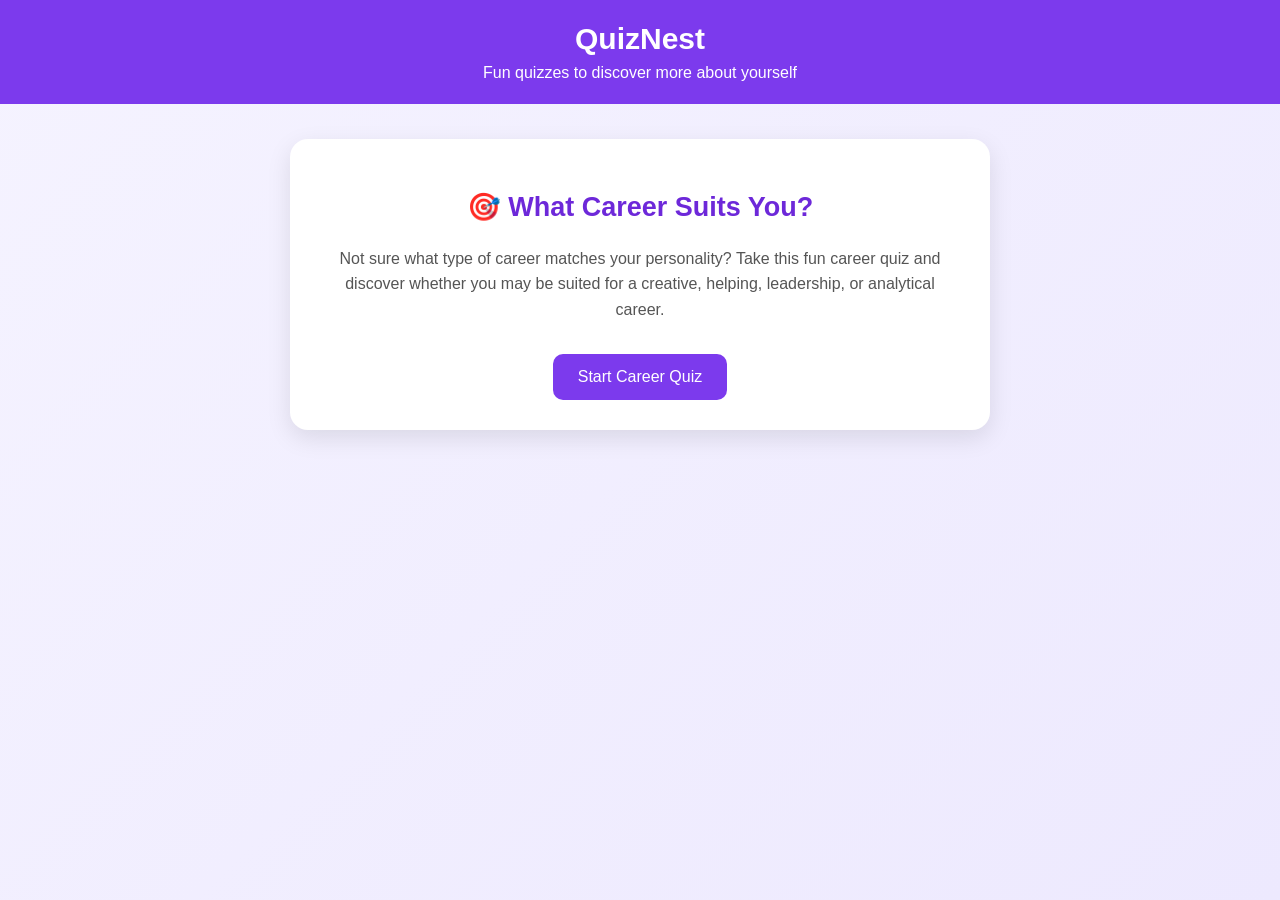
<file: career-quiz.html>
<!DOCTYPE html>
<html lang="en">
<head>
    <meta charset="UTF-8">
    <meta name="viewport" content="width=device-width, initial-scale=1.0">

    <title>Career Quiz - What Career Suits You? | QuizNest</title>

    <meta name="description" content="Take our free career quiz and discover what type of career may suit your personality, strengths and interests.">

    <link rel="canonical" href="https://faisalismail-logisim3.github.io/quiz-website/career-quiz.html">

    <style>
        * {
            box-sizing: border-box;
        }

        body {
            margin: 0;
            font-family: Arial, sans-serif;
            background: linear-gradient(135deg, #f5f3ff, #ede9fe);
            color: #222;
            min-height: 100vh;
        }

        header {
            background: #7c3aed;
            color: white;
            padding: 22px;
            text-align: center;
        }

        header h1 {
            margin: 0;
            font-size: 30px;
        }

        header p {
            margin: 8px 0 0;
        }

        .container {
            width: 92%;
            max-width: 700px;
            margin: 35px auto;
        }

        .card {
            background: white;
            padding: 30px;
            border-radius: 18px;
            box-shadow: 0 8px 25px rgba(0,0,0,0.1);
        }

        .intro {
            text-align: center;
        }

        .intro h2 {
            font-size: 27px;
            color: #6d28d9;
        }

        .intro p {
            line-height: 1.6;
            color: #555;
        }

        button {
            border: none;
            background: #7c3aed;
            color: white;
            padding: 14px 25px;
            border-radius: 10px;
            cursor: pointer;
            font-size: 16px;
            margin-top: 15px;
        }

        button:hover {
            background: #6d28d9;
        }

        .question-number {
            color: #7c3aed;
            font-weight: bold;
            margin-bottom: 10px;
        }

        .question {
            font-size: 23px;
            font-weight: bold;
            margin-bottom: 20px;
        }

        .answers {
            display: grid;
            gap: 12px;
        }

        .answer {
            background: #f5f3ff;
            color: #333;
            border: 2px solid #ddd6fe;
            text-align: left;
            width: 100%;
            margin: 0;
        }

        .answer:hover {
            background: #ede9fe;
            border-color: #7c3aed;
        }

        .result {
            text-align: center;
        }

        .result h2 {
            color: #6d28d9;
            font-size: 28px;
        }

        .result p {
            font-size: 17px;
            line-height: 1.7;
            color: #555;
        }

        .back-link {
            display: inline-block;
            margin-top: 20px;
            color: #7c3aed;
            text-decoration: none;
            font-weight: bold;
        }

        .hidden {
            display: none;
        }

        @media (max-width: 600px) {
            .card {
                padding: 22px;
            }

            header h1 {
                font-size: 25px;
            }

            .question {
                font-size: 20px;
            }
        }
    </style>
</head>

<body>

<header>
    <h1>QuizNest</h1>
    <p>Fun quizzes to discover more about yourself</p>
</header>

<div class="container">

    <div class="card intro" id="intro">
        <h2>🎯 What Career Suits You?</h2>

        <p>
            Not sure what type of career matches your personality?
            Take this fun career quiz and discover whether you may be
            suited for a creative, helping, leadership, or analytical career.
        </p>

        <button onclick="startQuiz()">Start Career Quiz</button>
    </div>

    <div class="card hidden" id="quiz">
        <div class="question-number" id="questionNumber"></div>
        <div class="question" id="question"></div>

        <div class="answers" id="answers"></div>
    </div>

    <div class="card result hidden" id="result">
        <h2>🎯 Your Career Result</h2>

        <h3 id="resultTitle"></h3>

        <p id="resultText"></p>

        <button onclick="restartQuiz()">🔄 Take Quiz Again</button>

        <br>

        <a class="back-link" href="index.html">
            ← Back to QuizNest
        </a>
    </div>

</div>

<script>

const questions = [

    {
        question: "Which activity sounds most interesting to you?",
        answers: [
            ["Designing or creating something new", "creative"],
            ["Helping and supporting people", "helping"],
            ["Leading a team or business", "leadership"],
            ["Solving difficult problems", "analytical"]
        ]
    },

    {
        question: "What is your biggest strength?",
        answers: [
            ["Creativity and imagination", "creative"],
            ["Empathy and understanding", "helping"],
            ["Confidence and leadership", "leadership"],
            ["Logic and problem solving", "analytical"]
        ]
    },

    {
        question: "Which work environment would you prefer?",
        answers: [
            ["A creative studio", "creative"],
            ["A place where I work with people", "helping"],
            ["A fast-paced business environment", "leadership"],
            ["A quiet technical environment", "analytical"]
        ]
    },

    {
        question: "What kind of task do you enjoy most?",
        answers: [
            ["Coming up with new ideas", "creative"],
            ["Supporting someone who needs help", "helping"],
            ["Making important decisions", "leadership"],
            ["Analyzing information and finding solutions", "analytical"]
        ]
    },

    {
        question: "What motivates you the most?",
        answers: [
            ["Creating something unique", "creative"],
            ["Making a positive difference", "helping"],
            ["Achieving big goals", "leadership"],
            ["Finding the right solution", "analytical"]
        ]
    },

    {
        question: "Which subject would you prefer?",
        answers: [
            ["Art and Design", "creative"],
            ["Psychology and Communication", "helping"],
            ["Business and Management", "leadership"],
            ["Math, Science and Technology", "analytical"]
        ]
    }

];

let currentQuestion = 0;

let scores = {
    creative: 0,
    helping: 0,
    leadership: 0,
    analytical: 0
};


function startQuiz() {

    currentQuestion = 0;

    scores = {
        creative: 0,
        helping: 0,
        leadership: 0,
        analytical: 0
    };

    document.getElementById("intro").classList.add("hidden");
    document.getElementById("result").classList.add("hidden");
    document.getElementById("quiz").classList.remove("hidden");

    showQuestion();
}


function showQuestion() {

    const q = questions[currentQuestion];

    document.getElementById("questionNumber").textContent =
        "Question " + (currentQuestion + 1) + " of " + questions.length;

    document.getElementById("question").textContent = q.question;

    const answersDiv = document.getElementById("answers");

    answersDiv.innerHTML = "";

    q.answers.forEach(function(answer) {

        const button = document.createElement("button");

        button.className = "answer";

        button.textContent = answer[0];

        button.onclick = function() {
            selectAnswer(answer[1]);
        };

        answersDiv.appendChild(button);

    });
}


function selectAnswer(type) {

    scores[type]++;

    currentQuestion++;

    if (currentQuestion < questions.length) {

        showQuestion();

    } else {

        showResult();

    }
}


function showResult() {

    document.getElementById("quiz").classList.add("hidden");
    document.getElementById("result").classList.remove("hidden");

    let resultType = Object.keys(scores).reduce(function(a, b) {
        return scores[a] > scores[b] ? a : b;
    });

    const results = {

        creative: {
            title: "You May Suit a Creative Career 🎨",
            text: "You seem imaginative, curious and full of ideas. Careers involving design, writing, media, art, marketing or content creation may be a good match for your strengths."
        },

        helping: {
            title: "You May Suit a Helping Career 💙",
            text: "You seem caring, understanding and people-focused. Careers involving teaching, counseling, healthcare, communication or social services may suit your personality."
        },

        leadership: {
            title: "You May Suit a Leadership Career 🚀",
            text: "You appear confident, goal-oriented and comfortable making decisions. Business, management, entrepreneurship, sales or leadership roles may be a good fit."
        },

        analytical: {
            title: "You May Suit an Analytical Career 🧠",
            text: "You seem logical, curious and interested in solving problems. Technology, engineering, science, finance, data or research careers may match your strengths."
        }

    };

    document.getElementById("resultTitle").textContent =
        results[resultType].title;

    document.getElementById("resultText").textContent =
        results[resultType].text;
}


function restartQuiz() {

    document.getElementById("result").classList.add("hidden");

    document.getElementById("intro").classList.remove("hidden");

}

</script>

</body>
</html>
</file>
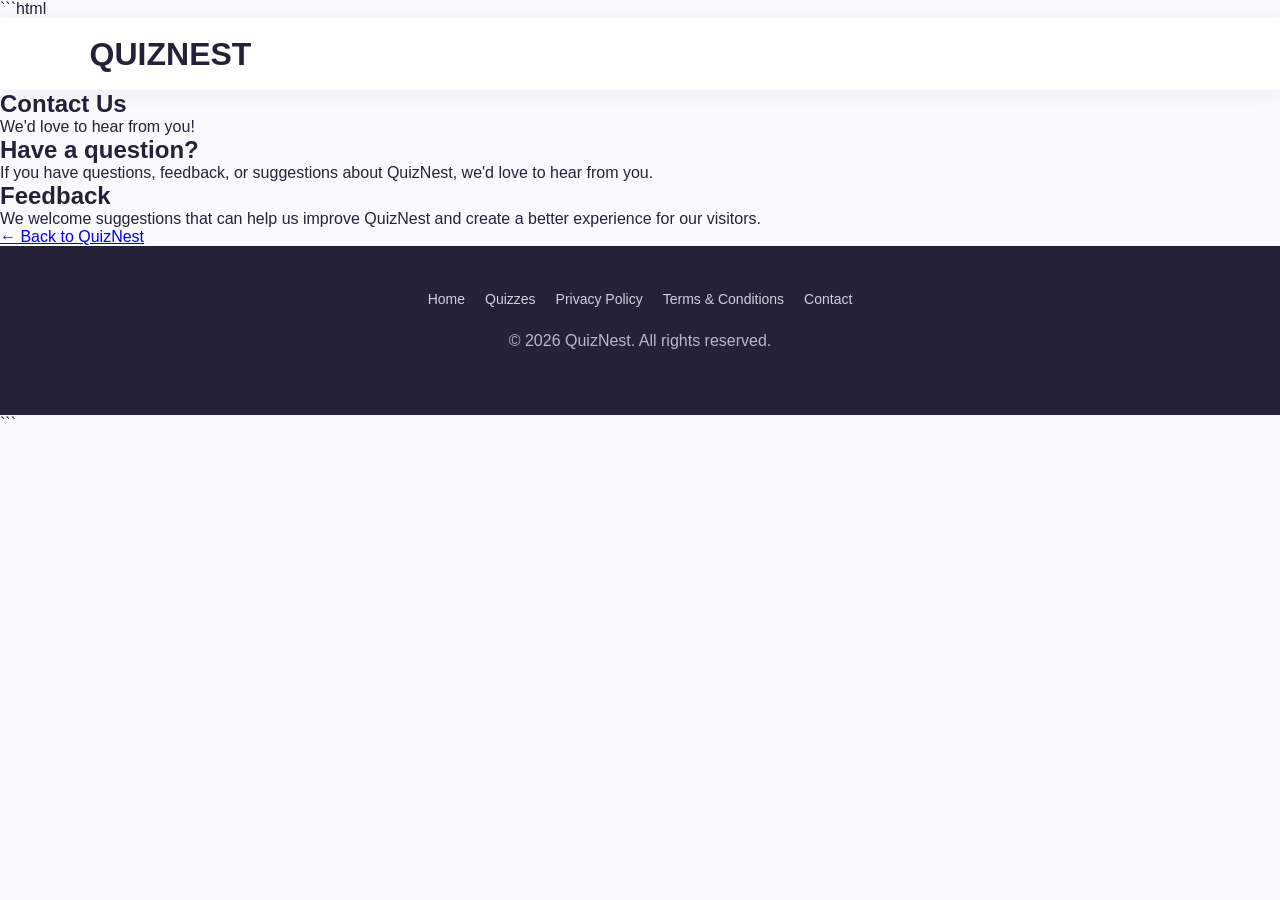
<file: contact.html>
```html
<!DOCTYPE html>
<html lang="en">

<head>
    <meta charset="UTF-8">
    <meta name="viewport" content="width=device-width, initial-scale=1.0">

    <title>Contact Us - QuizNest</title>

    <meta name="description"
        content="Contact QuizNest for questions, feedback, suggestions, or general inquiries.">

    <meta name="robots" content="index, follow">

    <link rel="canonical"
        href="https://faisalismail-logisim3.github.io/quiz-website/contact.html">

    <link rel="icon" type="image/svg+xml" href="favicon.svg">

    <link rel="stylesheet" href="style.css">
</head>

<body>

    <header>
        <div class="container">
            <h1>QUIZNEST</h1>
        </div>
    </header>

    <main class="container">

        <section class="content-section">

            <h1>Contact Us</h1>

            <p>We'd love to hear from you!</p>

            <h2>Have a question?</h2>

            <p>
                If you have questions, feedback, or suggestions about QuizNest,
                we'd love to hear from you.
            </p>

            <h2>Feedback</h2>

            <p>
                We welcome suggestions that can help us improve QuizNest
                and create a better experience for our visitors.
            </p>

            <p>
                <a href="index.html">← Back to QuizNest</a>
            </p>

        </section>

    </main>

    <footer>
        <div class="container">

            <div class="footer-links">
                <a href="index.html">Home</a>
                <a href="index.html#quizzes">Quizzes</a>
                <a href="privacy.html">Privacy Policy</a>
                <a href="terms.html">Terms &amp; Conditions</a>
                <a href="contact.html">Contact</a>
            </div>

            <p>&copy; 2026 QuizNest. All rights reserved.</p>

        </div>
    </footer>

</body>

</html>
```
</file>
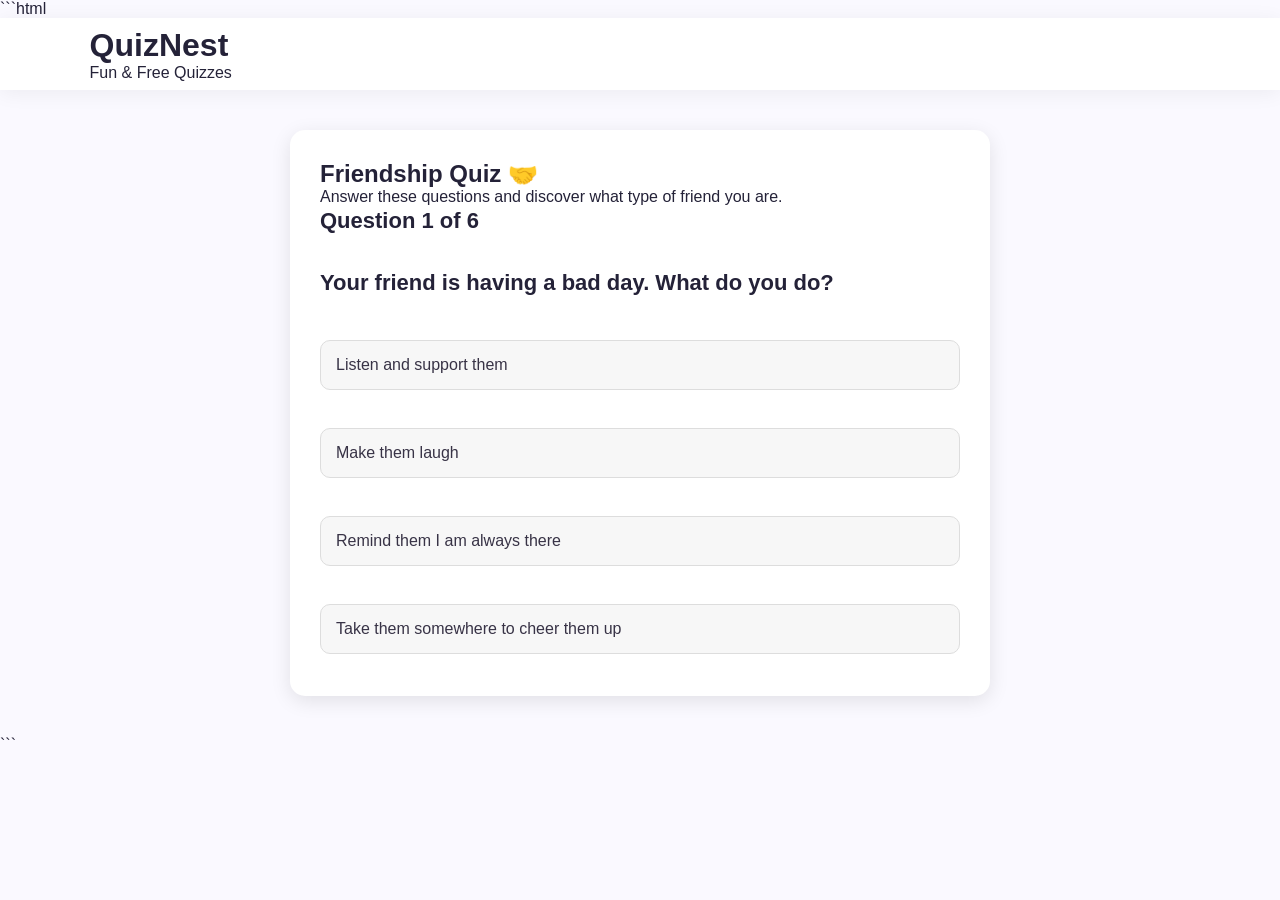
<file: friendship-quiz.html>
```html
<!DOCTYPE html>
<html lang="en">
<head>
    <meta charset="UTF-8">
    <meta name="viewport" content="width=device-width, initial-scale=1.0">

    <title>Friendship Quiz - What Type of Friend Are You? | QuizNest</title>

    <meta name="description" content="Take our free friendship quiz and discover what type of friend you are. Are you supportive, fun, loyal or adventurous?">

    <meta name="robots" content="index, follow">

    <link rel="canonical" href="https://faisalismail-logisim3.github.io/quiz-website/friendship-quiz.html">

    <link rel="stylesheet" href="style.css">

    <style>
        .quiz-box {
            max-width: 700px;
            margin: 40px auto;
            padding: 30px;
            background: white;
            border-radius: 15px;
            box-shadow: 0 5px 20px rgba(0,0,0,0.1);
        }

        .question {
            font-size: 22px;
            font-weight: bold;
            margin-bottom: 25px;
        }

        .answer-btn {
            display: block;
            width: 100%;
            padding: 15px;
            margin: 12px 0;
            border: 1px solid #ddd;
            border-radius: 10px;
            background: #f7f7f7;
            cursor: pointer;
            font-size: 16px;
            transition: 0.2s;
        }

        .answer-btn:hover {
            background: #eee;
        }

        #result {
            display: none;
            text-align: center;
        }

        .restart-btn {
            padding: 12px 25px;
            border: none;
            border-radius: 8px;
            background: #7c3aed;
            color: white;
            cursor: pointer;
            font-size: 16px;
        }

        .back-btn {
            display: inline-block;
            margin-top: 20px;
            text-decoration: none;
            color: #7c3aed;
            font-weight: bold;
        }
    </style>
</head>

<body>

<header>
    <div class="container">
        <h1>QuizNest</h1>
        <p>Fun & Free Quizzes</p>
    </div>
</header>

<main class="container">

    <div class="quiz-box">

        <div id="quiz">

            <h2>Friendship Quiz 🤝</h2>

            <p>
                Answer these questions and discover what type of friend you are.
            </p>

            <div id="question"></div>

            <div id="answers"></div>

        </div>

        <div id="result">

            <h2>Your Friendship Result 🎉</h2>

            <h3 id="result-title"></h3>

            <p id="result-text"></p>

            <button class="restart-btn" onclick="restartQuiz()">
                🔄 Take Quiz Again
            </button>

            <br>

            <a class="back-btn" href="index.html">
                ← Back to QuizNest
            </a>

        </div>

    </div>

</main>

<script>

const questions = [

    {
        question: "Your friend is having a bad day. What do you do?",
        answers: [
            { text: "Listen and support them", type: "supportive" },
            { text: "Make them laugh", type: "fun" },
            { text: "Remind them I am always there", type: "loyal" },
            { text: "Take them somewhere to cheer them up", type: "adventurous" }
        ]
    },

    {
        question: "What do you enjoy doing with friends?",
        answers: [
            { text: "Talking about life", type: "supportive" },
            { text: "Laughing and having fun", type: "fun" },
            { text: "Spending quality time together", type: "loyal" },
            { text: "Trying new things together", type: "adventurous" }
        ]
    },

    {
        question: "What is most important in friendship?",
        answers: [
            { text: "Understanding each other", type: "supportive" },
            { text: "Having fun together", type: "fun" },
            { text: "Trust and loyalty", type: "loyal" },
            { text: "Sharing new experiences", type: "adventurous" }
        ]
    },

    {
        question: "Your friend needs help. What is your reaction?",
        answers: [
            { text: "I listen and help them", type: "supportive" },
            { text: "I try to make the situation easier", type: "fun" },
            { text: "I will never leave them alone", type: "loyal" },
            { text: "I immediately look for a solution", type: "adventurous" }
        ]
    },

    {
        question: "How would your friends describe you?",
        answers: [
            { text: "Caring and understanding", type: "supportive" },
            { text: "Funny and energetic", type: "fun" },
            { text: "Reliable and trustworthy", type: "loyal" },
            { text: "Brave and spontaneous", type: "adventurous" }
        ]
    },

    {
        question: "What makes a friendship special?",
        answers: [
            { text: "Being there during difficult times", type: "supportive" },
            { text: "Creating happy memories", type: "fun" },
            { text: "Always standing by each other", type: "loyal" },
            { text: "Sharing exciting adventures", type: "adventurous" }
        ]
    }

];

let currentQuestion = 0;

let scores = {
    supportive: 0,
    fun: 0,
    loyal: 0,
    adventurous: 0
};

function showQuestion() {

    const question = questions[currentQuestion];

    document.getElementById("question").innerHTML =
        `<div class="question">
            Question ${currentQuestion + 1} of ${questions.length}<br><br>
            ${question.question}
        </div>`;

    const answersDiv = document.getElementById("answers");

    answersDiv.innerHTML = "";

    question.answers.forEach(answer => {

        const button = document.createElement("button");

        button.className = "answer-btn";

        button.textContent = answer.text;

        button.onclick = function() {
            selectAnswer(answer.type);
        };

        answersDiv.appendChild(button);

    });

}

function selectAnswer(type) {

    scores[type]++;

    currentQuestion++;

    if (currentQuestion < questions.length) {

        showQuestion();

    } else {

        showResult();

    }

}

function showResult() {

    document.getElementById("quiz").style.display = "none";

    document.getElementById("result").style.display = "block";

    let winner = "supportive";

    for (let type in scores) {

        if (scores[type] > scores[winner]) {
            winner = type;
        }

    }

    const results = {

        supportive: {
            title: "You Are the Supportive Friend 💙",
            text: "You are caring, understanding and always ready to listen. Your friends know they can count on you when they need someone."
        },

        fun: {
            title: "You Are the Fun Friend 🎉",
            text: "You bring energy and laughter wherever you go. You love creating happy memories and making your friends smile."
        },

        loyal: {
            title: "You Are the Loyal Friend 🤝",
            text: "Trust and loyalty are very important to you. You stand by your friends and value strong, lasting friendships."
        },

        adventurous: {
            title: "You Are the Adventurous Friend 🚀",
            text: "You love trying new things and creating exciting experiences. Your friends can always expect something interesting when they are with you."
        }

    };

    document.getElementById("result-title").textContent =
        results[winner].title;

    document.getElementById("result-text").textContent =
        results[winner].text;

}

function restartQuiz() {

    currentQuestion = 0;

    scores = {
        supportive: 0,
        fun: 0,
        loyal: 0,
        adventurous: 0
    };

    document.getElementById("quiz").style.display = "block";

    document.getElementById("result").style.display = "none";

    showQuestion();

}

showQuestion();

</script>

</body>
</html>
```
</file>
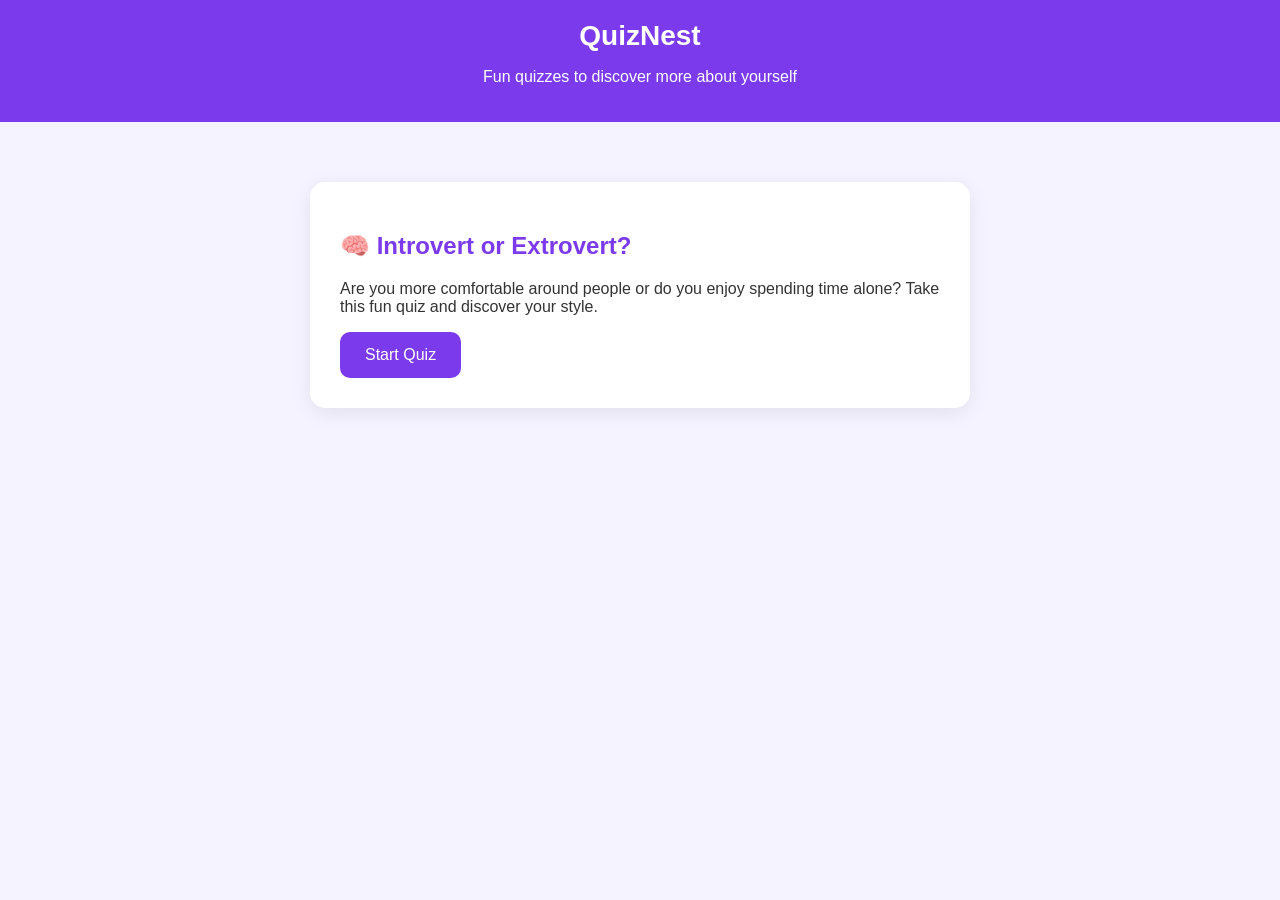
<file: introvert-or-extrovert-quiz.html>
<!DOCTYPE html>
<html lang="en">
<head>
    <meta charset="UTF-8">
    <meta name="viewport" content="width=device-width, initial-scale=1.0">

    <title>Introvert or Extrovert Quiz | QuizNest</title>

    <meta name="description" content="Take our free introvert or extrovert quiz and discover whether you are more introverted, extroverted or balanced.">

    <link rel="canonical" href="https://faisalismail-logisim3.github.io/quiz-website/introvert-or-extrovert-quiz.html">

    <style>
        * {
            box-sizing: border-box;
        }

        body {
            margin: 0;
            font-family: Arial, sans-serif;
            background: #f5f3ff;
            color: #333;
        }

        header {
            background: #7c3aed;
            color: white;
            text-align: center;
            padding: 20px;
        }

        header h1 {
            margin: 0;
            font-size: 28px;
        }

        .container {
            max-width: 700px;
            margin: 40px auto;
            padding: 20px;
        }

        .intro,
        .quiz-box,
        .result-box {
            background: white;
            padding: 30px;
            border-radius: 15px;
            box-shadow: 0 5px 20px rgba(0,0,0,0.08);
        }

        h2 {
            color: #7c3aed;
        }

        .question {
            margin-bottom: 30px;
        }

        .question h3 {
            margin-bottom: 15px;
        }

        label {
            display: block;
            padding: 13px;
            margin: 10px 0;
            border: 1px solid #ddd;
            border-radius: 10px;
            cursor: pointer;
        }

        label:hover {
            background: #f3e8ff;
        }

        input {
            margin-right: 10px;
        }

        button {
            background: #7c3aed;
            color: white;
            border: none;
            padding: 14px 25px;
            border-radius: 10px;
            cursor: pointer;
            font-size: 16px;
        }

        button:hover {
            background: #6d28d9;
        }

        .quiz-box,
        .result-box {
            display: none;
        }

        .result-box {
            text-align: center;
        }

        .back {
            display: inline-block;
            margin-top: 20px;
            color: #7c3aed;
            text-decoration: none;
            font-weight: bold;
        }

        .error {
            color: #dc2626;
            display: none;
            margin-bottom: 15px;
        }

        @media (max-width: 600px) {
            .container {
                margin: 20px auto;
                padding: 15px;
            }

            .intro,
            .quiz-box,
            .result-box {
                padding: 20px;
            }
        }
    </style>
</head>

<body>

<header>
    <h1>QuizNest</h1>
    <p>Fun quizzes to discover more about yourself</p>
</header>

<div class="container">

    <div class="intro" id="intro">
        <h2>🧠 Introvert or Extrovert?</h2>

        <p>
            Are you more comfortable around people or do you enjoy
            spending time alone? Take this fun quiz and discover your style.
        </p>

        <button onclick="startQuiz()">
            Start Quiz
        </button>
    </div>

    <div class="quiz-box" id="quizBox">

        <h2>🧠 Introvert or Extrovert Quiz</h2>

        <p class="error" id="errorMessage">
            Please answer all questions before seeing your result.
        </p>

        <form id="quizForm">

            <div class="question">
                <h3>1. What do you prefer on a free day?</h3>

                <label>
                    <input type="radio" name="q1" value="introvert">
                    Relaxing at home by myself
                </label>

                <label>
                    <input type="radio" name="q1" value="extrovert">
                    Going out with friends
                </label>

                <label>
                    <input type="radio" name="q1" value="balanced">
                    A little of both
                </label>
            </div>

            <div class="question">
                <h3>2. How do you feel at a large party?</h3>

                <label>
                    <input type="radio" name="q2" value="introvert">
                    I feel more comfortable staying quiet
                </label>

                <label>
                    <input type="radio" name="q2" value="extrovert">
                    I enjoy meeting lots of people
                </label>

                <label>
                    <input type="radio" name="q2" value="balanced">
                    I enjoy it for a while, then need some quiet time
                </label>
            </div>

            <div class="question">
                <h3>3. When you have a problem, what do you usually do?</h3>

                <label>
                    <input type="radio" name="q3" value="introvert">
                    Think about it alone
                </label>

                <label>
                    <input type="radio" name="q3" value="extrovert">
                    Talk about it with someone
                </label>

                <label>
                    <input type="radio" name="q3" value="balanced">
                    Think first and then ask someone
                </label>
            </div>

            <div class="question">
                <h3>4. Which environment do you prefer?</h3>

                <label>
                    <input type="radio" name="q4" value="introvert">
                    A quiet environment
                </label>

                <label>
                    <input type="radio" name="q4" value="extrovert">
                    A lively and social environment
                </label>

                <label>
                    <input type="radio" name="q4" value="balanced">
                    It depends on my mood
                </label>
            </div>

            <div class="question">
                <h3>5. How do you feel after spending time with many people?</h3>

                <label>
                    <input type="radio" name="q5" value="introvert">
                    I usually need alone time
                </label>

                <label>
                    <input type="radio" name="q5" value="extrovert">
                    I feel energized
                </label>

                <label>
                    <input type="radio" name="q5" value="balanced">
                    Sometimes energized, sometimes tired
                </label>
            </div>

            <div class="question">
                <h3>6. What sounds more enjoyable?</h3>

                <label>
                    <input type="radio" name="q6" value="introvert">
                    Reading, watching a movie or relaxing
                </label>

                <label>
                    <input type="radio" name="q6" value="extrovert">
                    Going out and doing something exciting
                </label>

                <label>
                    <input type="radio" name="q6" value="balanced">
                    Both depending on the day
                </label>
            </div>

            <button type="button" onclick="showResult()">
                See My Result 🧠
            </button>

        </form>
    </div>

    <div class="result-box" id="resultBox">

        <h2>🧠 Your Result</h2>

        <h3 id="resultTitle"></h3>

        <p id="resultDescription"></p>

        <button onclick="restartQuiz()">
            🔄 Take Quiz Again
        </button>

        <br>

        <a class="back" href="index.html">
            ← Back to QuizNest
        </a>

    </div>

</div>

<script>

function startQuiz() {
    document.getElementById("intro").style.display = "none";
    document.getElementById("quizBox").style.display = "block";
    document.getElementById("resultBox").style.display = "none";

    window.scrollTo({
        top: 0,
        behavior: "smooth"
    });
}

function showResult() {

    const questions = ["q1", "q2", "q3", "q4", "q5", "q6"];

    const scores = {
        introvert: 0,
        extrovert: 0,
        balanced: 0
    };

    for (let question of questions) {

        const answer = document.querySelector(
            'input[name="' + question + '"]:checked'
        );

        if (!answer) {
            document.getElementById("errorMessage").style.display = "block";
            return;
        }

        scores[answer.value]++;
    }

    document.getElementById("errorMessage").style.display = "none";

    let resultType = "balanced";

    if (
        scores.introvert > scores.extrovert &&
        scores.introvert > scores.balanced
    ) {
        resultType = "introvert";
    } else if (
        scores.extrovert > scores.introvert &&
        scores.extrovert > scores.balanced
    ) {
        resultType = "extrovert";
    }

    const results = {

        introvert: {
            title: "You Are More Introverted 🌿",
            description:
                "You enjoy quiet environments, personal space and meaningful one-on-one conversations. Spending time alone can help you relax and recharge."
        },

        extrovert: {
            title: "You Are More Extroverted 🎉",
            description:
                "You enjoy social situations, meeting people and sharing experiences. Being around others can give you energy and excitement."
        },

        balanced: {
            title: "You Are a Balanced Personality ⚖️",
            description:
                "You seem comfortable with both social situations and quiet time. You can enjoy being around people while also appreciating your personal space."
        }

    };

    document.getElementById("resultTitle").textContent =
        results[resultType].title;

    document.getElementById("resultDescription").textContent =
        results[resultType].description;

    document.getElementById("quizBox").style.display = "none";
    document.getElementById("resultBox").style.display = "block";

    window.scrollTo({
        top: 0,
        behavior: "smooth"
    });
}

function restartQuiz() {

    document.getElementById("quizForm").reset();

    document.getElementById("resultBox").style.display = "none";
    document.getElementById("quizBox").style.display = "none";
    document.getElementById("intro").style.display = "block";

    window.scrollTo({
        top: 0,
        behavior: "smooth"
    });
}

</script>

</body>
</html>
</file>
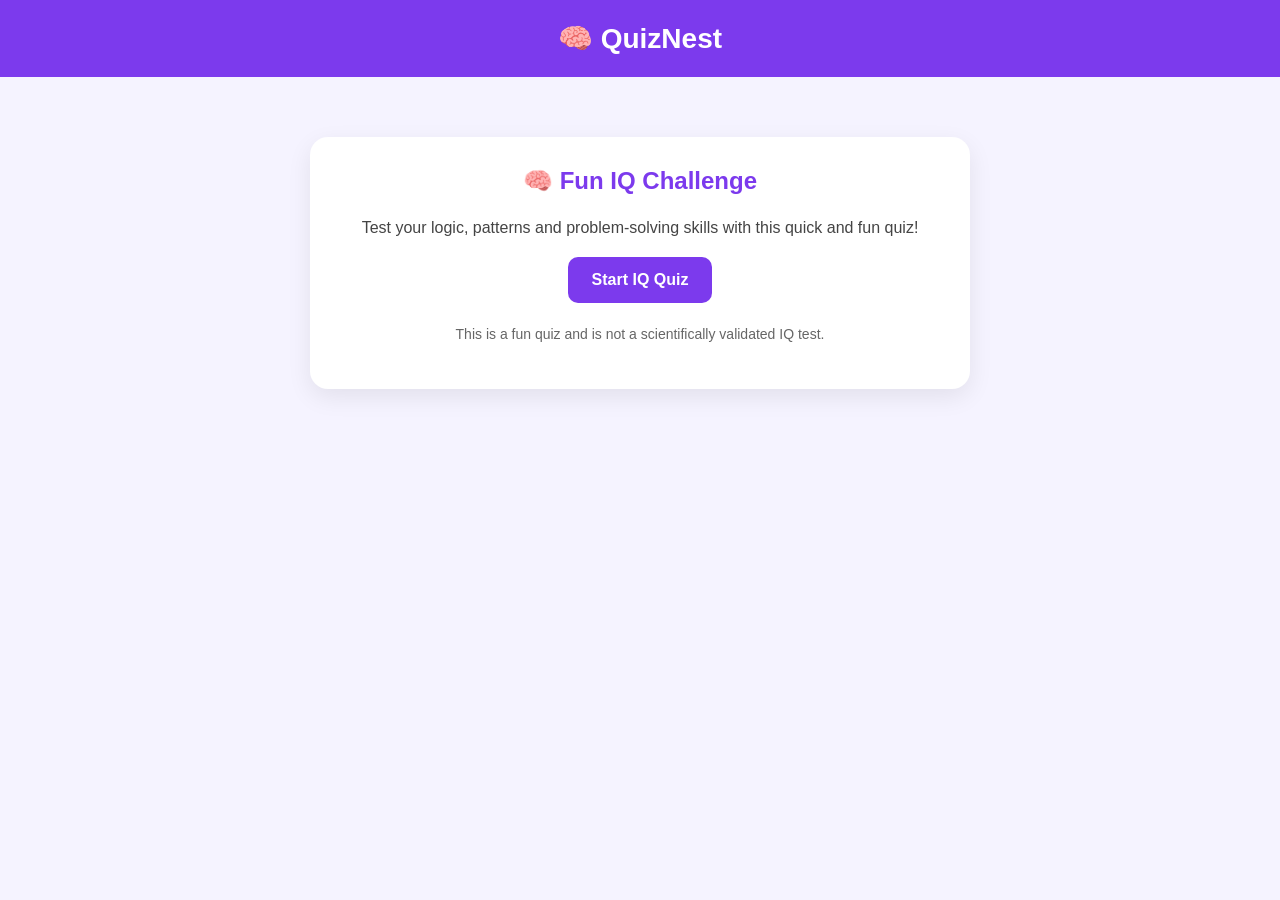
<file: iq-quiz.html>
<!DOCTYPE html>
<html lang="en">
<head>
    <meta charset="UTF-8">
    <meta name="viewport" content="width=device-width, initial-scale=1.0">

    <title>IQ Quiz - Fun IQ Challenge | QuizNest</title>

    <meta name="description" content="Take our free fun IQ quiz and test your logic, patterns and problem-solving skills.">

    <link rel="canonical" href="https://faisalismail-logisim3.github.io/quiz-website/iq-quiz.html">

    <style>
        * {
            box-sizing: border-box;
        }

        body {
            margin: 0;
            font-family: Arial, sans-serif;
            background: #f5f3ff;
            color: #222222;
        }

        header {
            background: #7c3aed;
            color: #ffffff;
            padding: 22px;
            text-align: center;
        }

        header h1 {
            margin: 0;
            font-size: 28px;
        }

        .container {
            max-width: 700px;
            margin: 40px auto;
            padding: 20px;
        }

        .box {
            background: #ffffff;
            padding: 30px;
            border-radius: 18px;
            box-shadow: 0 8px 25px rgba(0, 0, 0, 0.08);
        }

        .intro {
            text-align: center;
        }

        h2 {
            color: #7c3aed;
            margin-top: 0;
        }

        .intro p {
            color: #444444;
            line-height: 1.6;
        }

        .note {
            font-size: 14px;
            color: #666666 !important;
            margin-top: 20px;
        }

        .start-btn,
        .restart-btn {
            background: #7c3aed;
            color: #ffffff;
            border: none;
            padding: 14px 24px;
            border-radius: 10px;
            font-size: 16px;
            font-weight: bold;
            cursor: pointer;
        }

        .start-btn:hover,
        .restart-btn:hover {
            background: #6d28d9;
        }

        .hidden {
            display: none !important;
        }

        .progress-container {
            width: 100%;
            height: 10px;
            background: #e5e7eb;
            border-radius: 10px;
            overflow: hidden;
            margin-bottom: 25px;
        }

        .progress-bar {
            height: 100%;
            width: 0%;
            background: #7c3aed;
            transition: width 0.3s ease;
        }

        .question-number {
            font-size: 14px;
            color: #666666;
            margin-bottom: 10px;
            font-weight: bold;
        }

        .question {
            font-size: 21px;
            font-weight: bold;
            color: #222222;
            line-height: 1.5;
            margin-bottom: 25px;
        }

        /* ANSWERS */
        .answer {
            display: block;
            width: 100%;
            padding: 16px 18px;
            margin: 12px 0;

            background: #ffffff;
            color: #222222;

            border: 2px solid #7c3aed;
            border-radius: 12px;

            font-size: 17px;
            font-weight: 600;
            text-align: left;

            cursor: pointer;
            transition: all 0.2s ease;
        }

        .answer:hover {
            background: #f5f3ff;
            color: #6d28d9;
            border-color: #6d28d9;
            transform: translateY(-1px);
        }

        .answer:active {
            transform: scale(0.98);
        }

        .result {
            text-align: center;
        }

        .result h2 {
            margin-bottom: 20px;
        }

        .score {
            font-size: 30px;
            font-weight: bold;
            color: #7c3aed;
            margin: 20px 0;
        }

        .result-title {
            font-size: 22px;
            font-weight: bold;
            color: #222222;
            margin: 15px 0;
        }

        .result-text {
            color: #444444;
            line-height: 1.7;
            margin-bottom: 25px;
        }

        .back-link {
            display: inline-block;
            margin-top: 20px;
            color: #7c3aed;
            text-decoration: none;
            font-weight: bold;
        }

        .back-link:hover {
            text-decoration: underline;
        }

        @media (max-width: 600px) {

            .container {
                margin: 20px auto;
                padding: 15px;
            }

            .box {
                padding: 22px;
            }

            .question {
                font-size: 18px;
            }

            .answer {
                font-size: 16px;
                padding: 15px;
            }
        }
    </style>
</head>

<body>

<header>
    <h1>🧠 QuizNest</h1>
</header>

<div class="container">

    <!-- INTRO -->
    <div id="intro" class="box intro">

        <h2>🧠 Fun IQ Challenge</h2>

        <p>
            Test your logic, patterns and problem-solving skills
            with this quick and fun quiz!
        </p>

        <button class="start-btn" onclick="startQuiz()">
            Start IQ Quiz
        </button>

        <p class="note">
            This is a fun quiz and is not a scientifically validated IQ test.
        </p>

    </div>


    <!-- QUIZ -->
    <div id="quiz" class="box hidden">

        <div class="progress-container">
            <div id="progressBar" class="progress-bar"></div>
        </div>

        <div id="questionNumber" class="question-number"></div>

        <div id="question" class="question"></div>

        <div id="answers"></div>

    </div>


    <!-- RESULT -->
    <div id="result" class="box result hidden">

        <h2>🧠 Your IQ Quiz Result</h2>

        <div id="score" class="score"></div>

        <div id="resultTitle" class="result-title"></div>

        <p id="resultText" class="result-text"></p>

        <button class="restart-btn" onclick="restartQuiz()">
            🔄 Take Quiz Again
        </button>

        <br>

        <a href="index.html" class="back-link">
            ← Back to QuizNest
        </a>

    </div>

</div>


<script>

const questions = [

    {
        question: "What number comes next? 4, 8, 12, ?",
        answers: [
            "14",
            "16",
            "18",
            "20"
        ],
        correct: 1
    },

    {
        question: "Which one is different from the others?",
        answers: [
            "Apple",
            "Banana",
            "Carrot",
            "Orange"
        ],
        correct: 2
    },

    {
        question: "If all cats are animals and some animals are black, what can we say?",
        answers: [
            "All cats are black",
            "Some animals may be black",
            "No cats are animals",
            "All animals are cats"
        ],
        correct: 1
    },

    {
        question: "What comes next? 2, 4, 8, 16, ?",
        answers: [
            "20",
            "24",
            "32",
            "36"
        ],
        correct: 2
    },

    {
        question: "Which shape has 3 sides?",
        answers: [
            "Triangle",
            "Square",
            "Circle",
            "Rectangle"
        ],
        correct: 0
    },

    {
        question: "If you have 3 apples and get 2 more, how many apples do you have?",
        answers: [
            "4",
            "5",
            "6",
            "7"
        ],
        correct: 1
    }

];


let currentQuestion = 0;
let score = 0;
let answered = false;


function startQuiz() {

    currentQuestion = 0;
    score = 0;
    answered = false;

    document.getElementById("intro").classList.add("hidden");

    document.getElementById("result").classList.add("hidden");

    document.getElementById("quiz").classList.remove("hidden");

    showQuestion();
}


function showQuestion() {

    answered = false;

    const questionData = questions[currentQuestion];

    document.getElementById("questionNumber").textContent =
        "Question " + (currentQuestion + 1) + " of " + questions.length;

    document.getElementById("question").textContent =
        questionData.question;


    const answersBox = document.getElementById("answers");

    answersBox.innerHTML = "";


    questionData.answers.forEach(function(answerText, index) {

        const button = document.createElement("button");

        button.type = "button";

        button.className = "answer";

        button.textContent = answerText;

        button.addEventListener("click", function() {
            selectAnswer(index);
        });

        answersBox.appendChild(button);

    });


    const progress =
        (currentQuestion / questions.length) * 100;

    document.getElementById("progressBar").style.width =
        progress + "%";
}


function selectAnswer(selectedIndex) {

    if (answered) {
        return;
    }

    answered = true;


    const correctIndex =
        questions[currentQuestion].correct;


    if (selectedIndex === correctIndex) {
        score++;
    }


    const buttons =
        document.querySelectorAll(".answer");

    buttons.forEach(function(button) {
        button.disabled = true;
    });


    setTimeout(function() {

        currentQuestion++;


        if (currentQuestion < questions.length) {

            showQuestion();

        } else {

            showResult();

        }

    }, 300);
}


function showResult() {

    document.getElementById("quiz").classList.add("hidden");

    document.getElementById("result").classList.remove("hidden");

    document.getElementById("progressBar").style.width = "100%";


    document.getElementById("score").textContent =
        "Your Score: " + score + " / " + questions.length;


    let title;
    let text;


    if (score >= 5) {

        title = "Excellent Logical Thinking! 🧠🔥";

        text =
            "Great job! You showed strong logical thinking, pattern recognition and problem-solving skills.";

    }

    else if (score >= 3) {

        title = "Strong Problem-Solving Skills! 💪";

        text =
            "Nice work! You have good logical thinking and problem-solving ability.";

    }

    else if (score >= 1) {

        title = "Good Start! 🌟";

        text =
            "You have a good starting point. Keep practicing puzzles and logic challenges to improve.";

    }

    else {

        title = "Keep Practicing! 💪";

        text =
            "Don't worry! Try the quiz again and keep practicing logic and problem-solving questions.";

    }


    document.getElementById("resultTitle").textContent =
        title;

    document.getElementById("resultText").textContent =
        text;
}


function restartQuiz() {

    currentQuestion = 0;

    score = 0;

    answered = false;

    document.getElementById("result").classList.add("hidden");

    document.getElementById("intro").classList.remove("hidden");

    document.getElementById("progressBar").style.width = "0%";
}

</script>

</body>
</html>
</file>
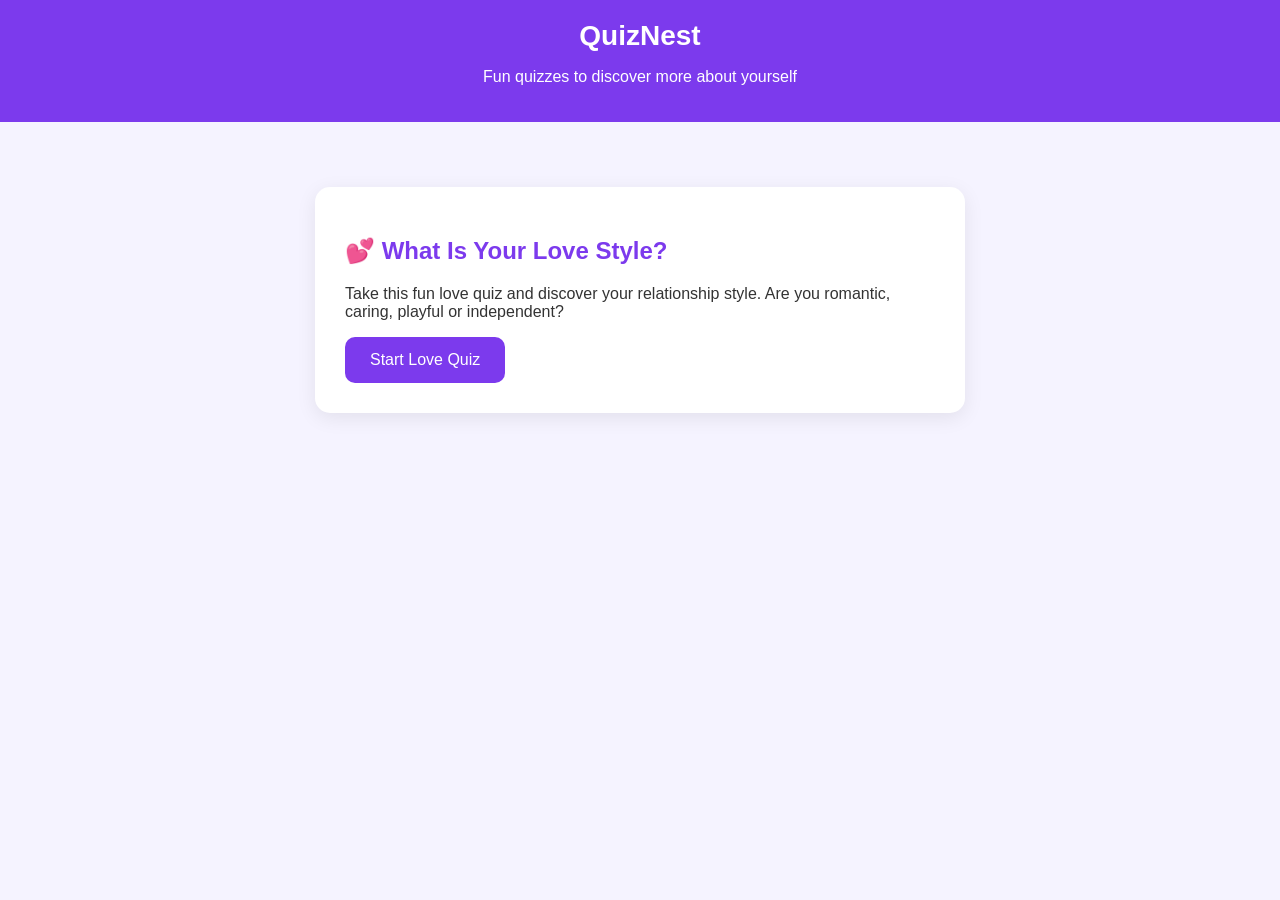
<file: love-quiz.html>
<!DOCTYPE html>
<html lang="en">
<head>
    <meta charset="UTF-8">
    <meta name="viewport" content="width=device-width, initial-scale=1.0">

    <title>Love Quiz - What Is Your Love Style? | QuizNest</title>

    <meta name="description" content="Take our free love quiz and discover your love style. Find out if you are romantic, caring, playful or independent.">

    <link rel="canonical" href="https://faisalismail-logisim3.github.io/quiz-website/love-quiz.html">

    <style>
        * {
            box-sizing: border-box;
        }

        body {
            margin: 0;
            font-family: Arial, sans-serif;
            background: #f5f3ff;
            color: #333;
        }

        header {
            background: #7c3aed;
            color: white;
            padding: 20px;
            text-align: center;
        }

        header h1 {
            margin: 0;
            font-size: 28px;
        }

        .container {
            max-width: 700px;
            margin: 40px auto;
            padding: 25px;
        }

        .intro,
        .quiz-box,
        .result-box {
            background: white;
            padding: 30px;
            border-radius: 15px;
            box-shadow: 0 5px 20px rgba(0,0,0,0.08);
        }

        h2 {
            color: #7c3aed;
        }

        .question {
            margin-bottom: 30px;
        }

        .question h3 {
            margin-bottom: 15px;
        }

        label {
            display: block;
            padding: 13px;
            margin: 10px 0;
            border: 1px solid #ddd;
            border-radius: 10px;
            cursor: pointer;
            transition: 0.2s;
        }

        label:hover {
            background: #f3e8ff;
        }

        input {
            margin-right: 10px;
        }

        button {
            background: #7c3aed;
            color: white;
            border: none;
            padding: 14px 25px;
            border-radius: 10px;
            cursor: pointer;
            font-size: 16px;
        }

        button:hover {
            background: #6d28d9;
        }

        .result-box {
            display: none;
            text-align: center;
        }

        .back {
            display: inline-block;
            margin-top: 20px;
            color: #7c3aed;
            text-decoration: none;
            font-weight: bold;
        }

        .error {
            color: #dc2626;
            margin-bottom: 15px;
            display: none;
        }

        @media (max-width: 600px) {
            .container {
                margin: 20px auto;
                padding: 15px;
            }

            .intro,
            .quiz-box,
            .result-box {
                padding: 20px;
            }
        }
    </style>
</head>

<body>

<header>
    <h1>QuizNest</h1>
    <p>Fun quizzes to discover more about yourself</p>
</header>

<div class="container">

    <div class="intro">
        <h2>💕 What Is Your Love Style?</h2>

        <p>
            Take this fun love quiz and discover your relationship style.
            Are you romantic, caring, playful or independent?
        </p>

        <button onclick="startQuiz()">Start Love Quiz</button>
    </div>

    <div class="quiz-box" id="quizBox" style="display:none;">

        <h2>💕 Love Style Quiz</h2>

        <p id="errorMessage" class="error">
            Please answer all questions before seeing your result.
        </p>

        <form id="quizForm">

            <div class="question">
                <h3>1. What do you enjoy most in a relationship?</h3>

                <label>
                    <input type="radio" name="q1" value="romantic">
                    Romantic dates and surprises
                </label>

                <label>
                    <input type="radio" name="q1" value="caring">
                    Supporting and helping each other
                </label>

                <label>
                    <input type="radio" name="q1" value="playful">
                    Laughing and having fun together
                </label>

                <label>
                    <input type="radio" name="q1" value="independent">
                    Having love while keeping personal space
                </label>
            </div>

            <div class="question">
                <h3>2. How do you usually show someone you care?</h3>

                <label>
                    <input type="radio" name="q2" value="romantic">
                    I give thoughtful gifts or surprises
                </label>

                <label>
                    <input type="radio" name="q2" value="caring">
                    I listen and help when they need me
                </label>

                <label>
                    <input type="radio" name="q2" value="playful">
                    I make them laugh
                </label>

                <label>
                    <input type="radio" name="q2" value="independent">
                    I respect their freedom and choices
                </label>
            </div>

            <div class="question">
                <h3>3. What would be your ideal date?</h3>

                <label>
                    <input type="radio" name="q3" value="romantic">
                    A candlelit dinner
                </label>

                <label>
                    <input type="radio" name="q3" value="caring">
                    A quiet day together talking
                </label>

                <label>
                    <input type="radio" name="q3" value="playful">
                    An exciting adventure
                </label>

                <label>
                    <input type="radio" name="q3" value="independent">
                    Doing something we both enjoy separately
                </label>
            </div>

            <div class="question">
                <h3>4. What matters most to you in love?</h3>

                <label>
                    <input type="radio" name="q4" value="romantic">
                    Romance and affection
                </label>

                <label>
                    <input type="radio" name="q4" value="caring">
                    Trust and emotional support
                </label>

                <label>
                    <input type="radio" name="q4" value="playful">
                    Fun and excitement
                </label>

                <label>
                    <input type="radio" name="q4" value="independent">
                    Freedom and individuality
                </label>
            </div>

            <div class="question">
                <h3>5. How would your partner describe you?</h3>

                <label>
                    <input type="radio" name="q5" value="romantic">
                    Sweet and romantic
                </label>

                <label>
                    <input type="radio" name="q5" value="caring">
                    Caring and dependable
                </label>

                <label>
                    <input type="radio" name="q5" value="playful">
                    Funny and energetic
                </label>

                <label>
                    <input type="radio" name="q5" value="independent">
                    Independent and confident
                </label>
            </div>

            <div class="question">
                <h3>6. What makes a relationship strong?</h3>

                <label>
                    <input type="radio" name="q6" value="romantic">
                    Keeping the romance alive
                </label>

                <label>
                    <input type="radio" name="q6" value="caring">
                    Being there for each other
                </label>

                <label>
                    <input type="radio" name="q6" value="playful">
                    Sharing fun experiences
                </label>

                <label>
                    <input type="radio" name="q6" value="independent">
                    Respecting each other's independence
                </label>
            </div>

            <button type="button" onclick="showResult()">
                See My Love Style 💕
            </button>

        </form>
    </div>

    <div class="result-box" id="resultBox">

        <h2>💕 Your Love Result</h2>

        <h3 id="resultTitle"></h3>

        <p id="resultDescription"></p>

        <button onclick="restartQuiz()">
            🔄 Take Quiz Again
        </button>

        <br>

        <a class="back" href="index.html">
            ← Back to QuizNest
        </a>

    </div>

</div>

<script>

function startQuiz() {
    document.querySelector(".intro").style.display = "none";
    document.getElementById("quizBox").style.display = "block";
    document.getElementById("resultBox").style.display = "none";

    window.scrollTo({
        top: 0,
        behavior: "smooth"
    });
}

function showResult() {

    const questions = ["q1", "q2", "q3", "q4", "q5", "q6"];

    const scores = {
        romantic: 0,
        caring: 0,
        playful: 0,
        independent: 0
    };

    for (let question of questions) {

        const answer = document.querySelector(
            'input[name="' + question + '"]:checked'
        );

        if (!answer) {
            document.getElementById("errorMessage").style.display = "block";
            return;
        }

        scores[answer.value]++;
    }

    document.getElementById("errorMessage").style.display = "none";

    let resultType = "romantic";

    for (let type in scores) {
        if (scores[type] > scores[resultType]) {
            resultType = type;
        }
    }

    const results = {

        romantic: {
            title: "You Have a Romantic Love Style 💕",
            description:
                "You love affection, thoughtful gestures and meaningful romantic moments. You enjoy keeping the spark alive in a relationship."
        },

        caring: {
            title: "You Have a Caring Love Style 💙",
            description:
                "You are supportive, understanding and emotionally caring. You value trust, communication and being there for the person you love."
        },

        playful: {
            title: "You Have a Playful Love Style 🎉",
            description:
                "You bring fun, laughter and excitement into relationships. You enjoy creating happy memories and keeping things energetic."
        },

        independent: {
            title: "You Have an Independent Love Style 🌿",
            description:
                "You value love while also appreciating personal freedom and individuality. You believe healthy relationships allow both people to be themselves."
        }

    };

    document.getElementById("resultTitle").textContent =
        results[resultType].title;

    document.getElementById("resultDescription").textContent =
        results[resultType].description;

    document.getElementById("quizBox").style.display = "none";
    document.getElementById("resultBox").style.display = "block";

    window.scrollTo({
        top: 0,
        behavior: "smooth"
    });
}

function restartQuiz() {

    document.getElementById("quizForm").reset();

    document.getElementById("resultBox").style.display = "none";

    document.querySelector(".intro").style.display = "block";

    window.scrollTo({
        top: 0,
        behavior: "smooth"
    });
}

</script>

</body>
</html>
</file>
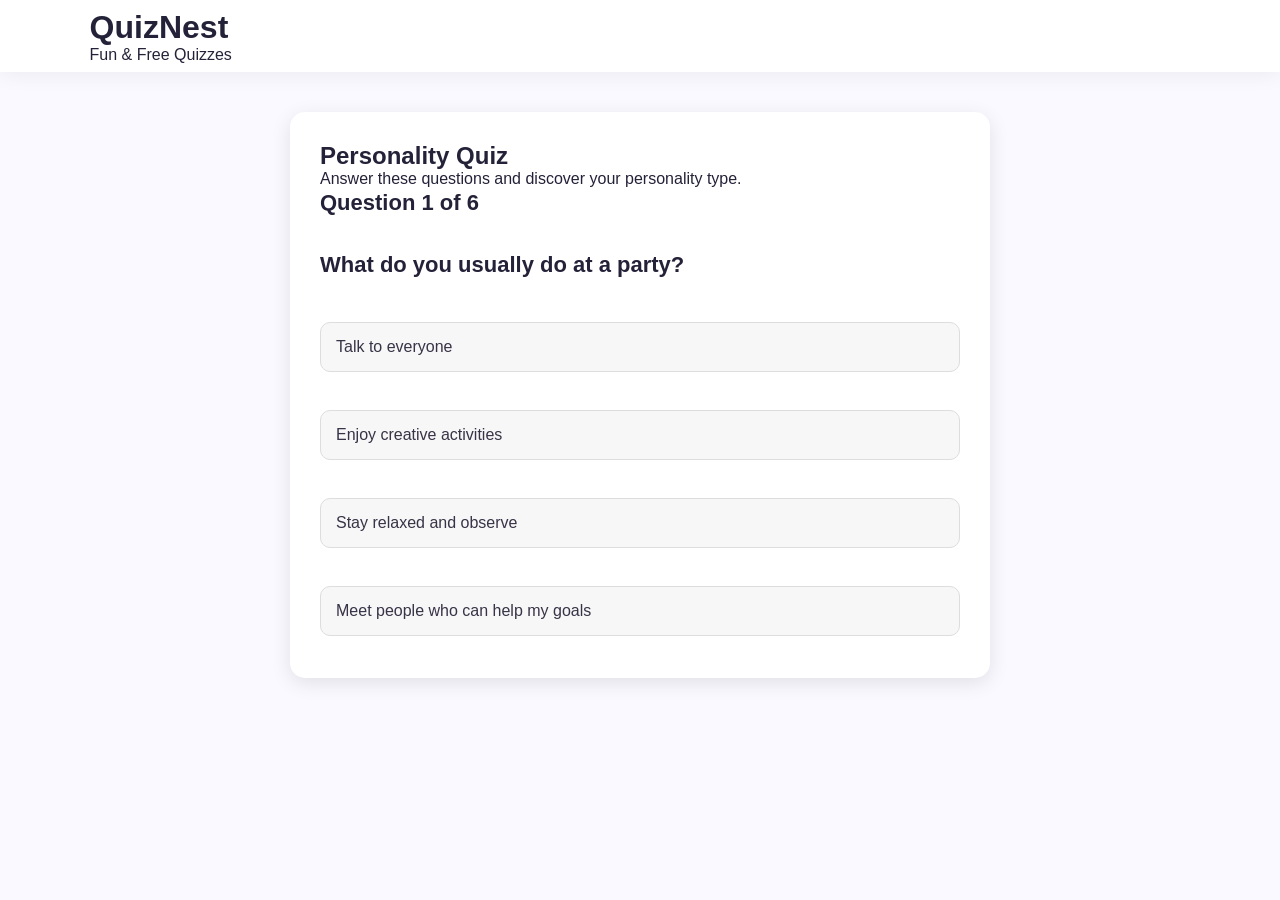
<file: personality-quiz.html>
<!DOCTYPE html>
<html lang="en">
<head>
    <meta charset="UTF-8">
    <meta name="viewport" content="width=device-width, initial-scale=1.0">

    <title>Personality Quiz - Discover Your Personality Type | QuizNest</title>

    <meta name="description" content="Take our free personality quiz and discover whether you are social, creative, calm or ambitious.">

    <meta name="robots" content="index, follow">

    <link rel="canonical" href="https://faisalismail-logisim3.github.io/quiz-website/personality-quiz.html">

    <link rel="stylesheet" href="style.css">

    <style>
        .personality-box {
            max-width: 700px;
            margin: 40px auto;
            padding: 30px;
            background: white;
            border-radius: 15px;
            box-shadow: 0 5px 20px rgba(0,0,0,0.1);
        }

        .question {
            font-size: 22px;
            font-weight: bold;
            margin-bottom: 25px;
        }

        .answer-btn {
            display: block;
            width: 100%;
            padding: 15px;
            margin: 12px 0;
            border: 1px solid #ddd;
            border-radius: 10px;
            background: #f7f7f7;
            cursor: pointer;
            font-size: 16px;
        }

        .answer-btn:hover {
            background: #eee;
        }

        #result {
            display: none;
            text-align: center;
        }

        .restart-btn {
            padding: 12px 25px;
            border: none;
            border-radius: 8px;
            background: #7c3aed;
            color: white;
            cursor: pointer;
            font-size: 16px;
        }
    </style>
</head>

<body>

<header>
    <div class="container">
        <h1>QuizNest</h1>
        <p>Fun & Free Quizzes</p>
    </div>
</header>

<main class="container">

    <div class="personality-box">

        <div id="quiz">

            <h2>Personality Quiz</h2>

            <p>
                Answer these questions and discover your personality type.
            </p>

            <div id="question"></div>

            <div id="answers"></div>

        </div>

        <div id="result">

            <h2>Your Personality Result 🎉</h2>

            <h3 id="result-title"></h3>

            <p id="result-text"></p>

            <button class="restart-btn" onclick="restartQuiz()">
                Take Quiz Again
            </button>

        </div>

    </div>

</main>

<script>

const questions = [

    {
        question: "What do you usually do at a party?",
        answers: [
            { text: "Talk to everyone", type: "social" },
            { text: "Enjoy creative activities", type: "creative" },
            { text: "Stay relaxed and observe", type: "calm" },
            { text: "Meet people who can help my goals", type: "ambitious" }
        ]
    },

    {
        question: "Which activity do you enjoy most?",
        answers: [
            { text: "Hanging out with friends", type: "social" },
            { text: "Drawing, writing or creating", type: "creative" },
            { text: "Reading or relaxing", type: "calm" },
            { text: "Learning skills and achieving goals", type: "ambitious" }
        ]
    },

    {
        question: "How do you solve problems?",
        answers: [
            { text: "Ask other people for ideas", type: "social" },
            { text: "Think of unusual solutions", type: "creative" },
            { text: "Stay calm and think carefully", type: "calm" },
            { text: "Focus on the fastest way to succeed", type: "ambitious" }
        ]
    },

    {
        question: "What describes you best?",
        answers: [
            { text: "Friendly and outgoing", type: "social" },
            { text: "Imaginative and original", type: "creative" },
            { text: "Peaceful and patient", type: "calm" },
            { text: "Focused and determined", type: "ambitious" }
        ]
    },

    {
        question: "What motivates you?",
        answers: [
            { text: "Friends and relationships", type: "social" },
            { text: "New ideas", type: "creative" },
            { text: "Peace and balance", type: "calm" },
            { text: "Success and achievement", type: "ambitious" }
        ]
    },

    {
        question: "What would your friends say about you?",
        answers: [
            { text: "You are very social", type: "social" },
            { text: "You are very creative", type: "creative" },
            { text: "You are calm and patient", type: "calm" },
            { text: "You are ambitious", type: "ambitious" }
        ]
    }

];

let currentQuestion = 0;

let scores = {
    social: 0,
    creative: 0,
    calm: 0,
    ambitious: 0
};

function showQuestion() {

    const question = questions[currentQuestion];

    document.getElementById("question").innerHTML =
        `<div class="question">
            Question ${currentQuestion + 1} of ${questions.length}<br><br>
            ${question.question}
        </div>`;

    const answersDiv = document.getElementById("answers");

    answersDiv.innerHTML = "";

    question.answers.forEach(answer => {

        const button = document.createElement("button");

        button.className = "answer-btn";

        button.textContent = answer.text;

        button.onclick = function() {
            selectAnswer(answer.type);
        };

        answersDiv.appendChild(button);

    });

}

function selectAnswer(type) {

    scores[type]++;

    currentQuestion++;

    if (currentQuestion < questions.length) {

        showQuestion();

    } else {

        showResult();

    }

}

function showResult() {

    document.getElementById("quiz").style.display = "none";

    document.getElementById("result").style.display = "block";

    let winner = "social";

    for (let type in scores) {

        if (scores[type] > scores[winner]) {
            winner = type;
        }

    }

    const results = {

        social: {
            title: "You Are Social 🤝",
            text: "You are friendly, outgoing and enjoy connecting with people. You feel comfortable in social situations and love spending time with others."
        },

        creative: {
            title: "You Are Creative 🎨",
            text: "You have a creative mind and enjoy new ideas. You like expressing yourself and thinking differently from others."
        },

        calm: {
            title: "You Are Calm 🌿",
            text: "You are peaceful, patient and thoughtful. You prefer balance and usually stay calm even when things become difficult."
        },

        ambitious: {
            title: "You Are Ambitious 🚀",
            text: "You are focused, motivated and determined. You enjoy setting goals and working hard to achieve success."
        }

    };

    document.getElementById("result-title").textContent =
        results[winner].title;

    document.getElementById("result-text").textContent =
        results[winner].text;

}

function restartQuiz() {

    currentQuestion = 0;

    scores = {
        social: 0,
        creative: 0,
        calm: 0,
        ambitious: 0
    };

    document.getElementById("quiz").style.display = "block";

    document.getElementById("result").style.display = "none";

    showQuestion();

}

showQuestion();

</script>

</body>
</html>
</file>
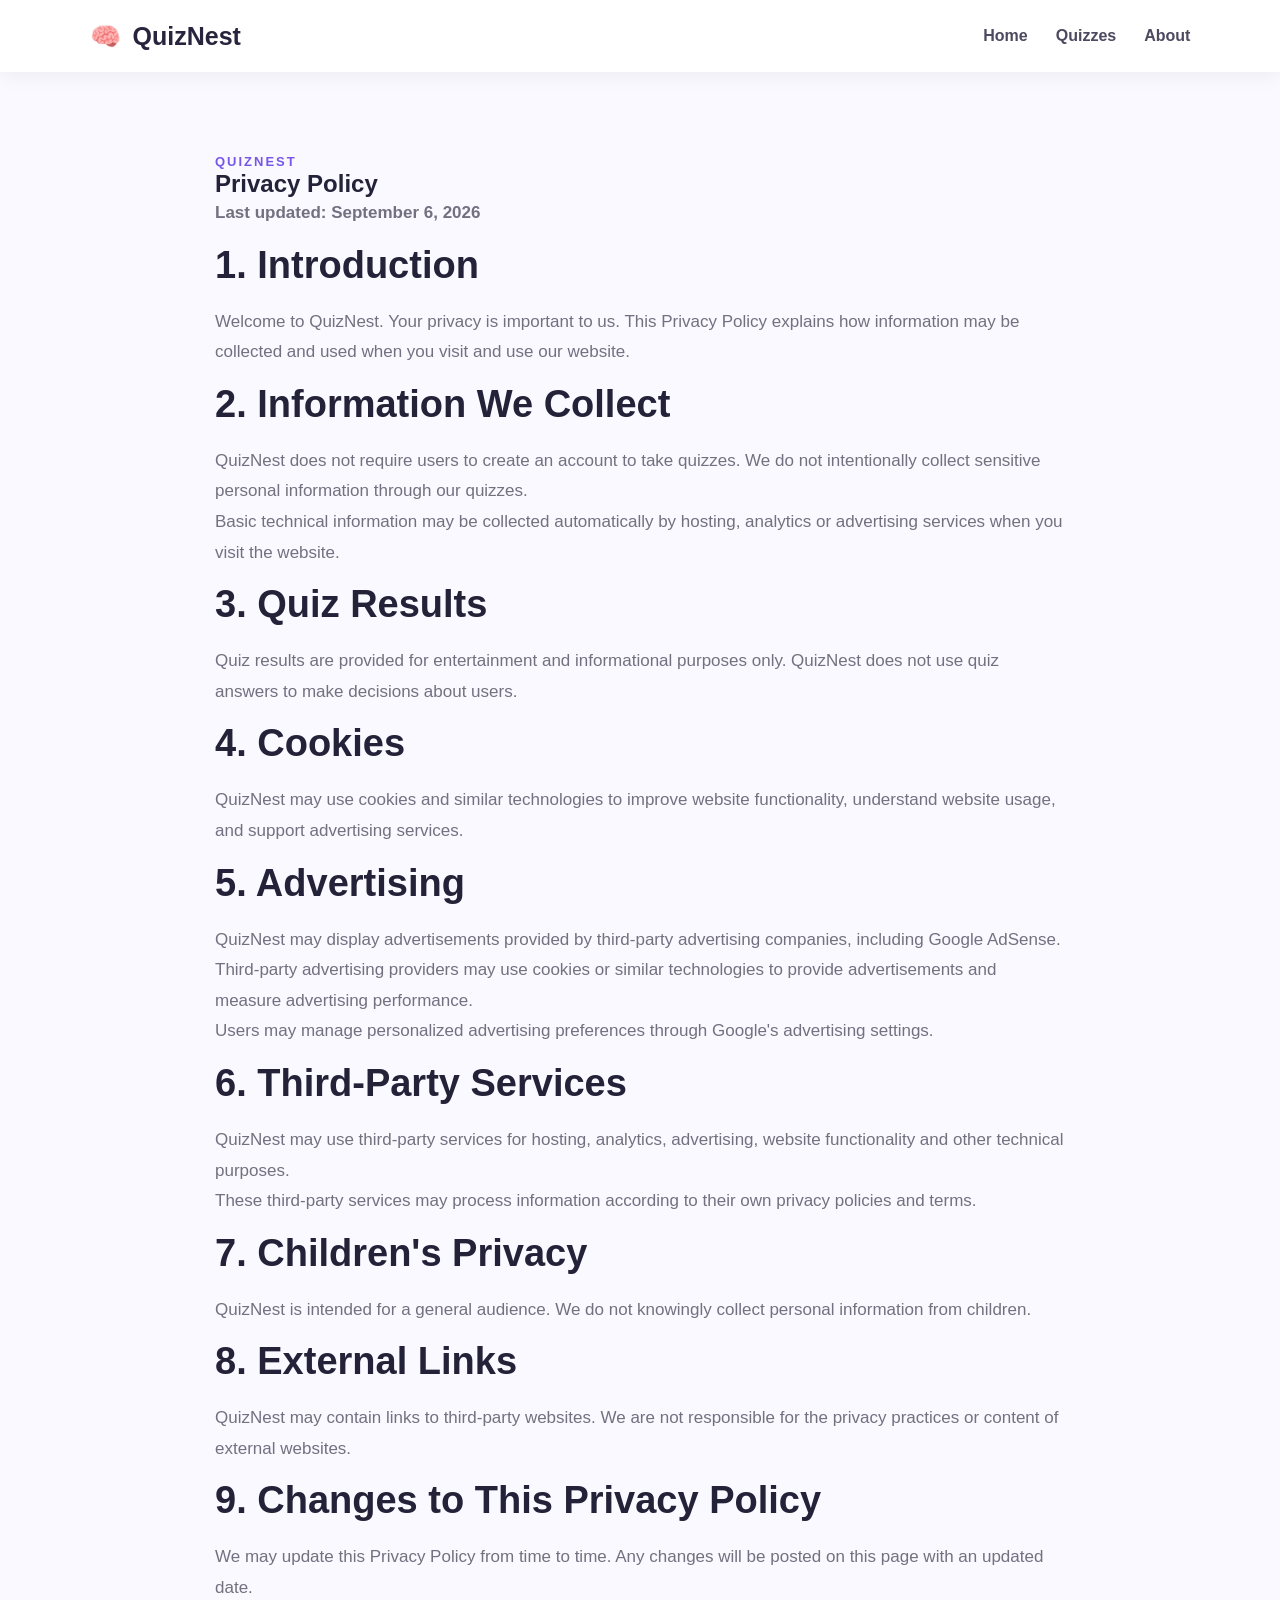
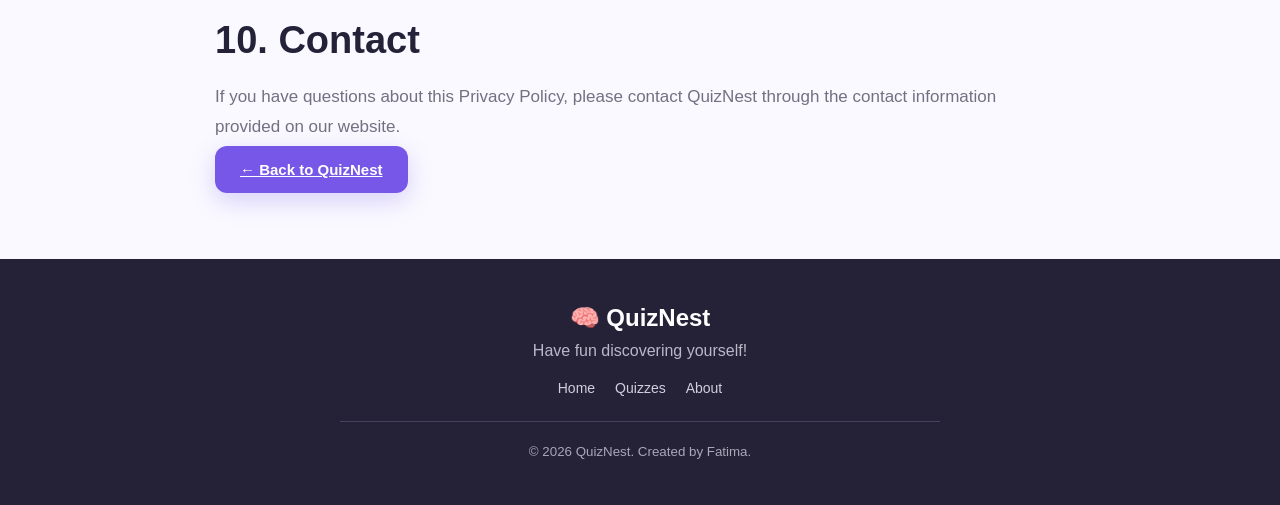
<file: privacy.html>
<!DOCTYPE html>
<html lang="en">

<head>
    <meta charset="UTF-8">
    <meta name="viewport" content="width=device-width, initial-scale=1.0">

    <title>Privacy Policy - QuizNest</title>

    <meta name="description"
        content="Read the QuizNest Privacy Policy to learn how we handle information, cookies, advertising and third-party services.">

    <link rel="stylesheet" href="style.css">
</head>

<body>

    <!-- HEADER -->

    <header>

        <div class="logo">
            <span>🧠</span> QuizNest
        </div>

        <nav>
            <a href="index.html#home">Home</a>
            <a href="index.html#quizzes">Quizzes</a>
            <a href="index.html#about">About</a>
        </nav>

    </header>


    <!-- PRIVACY POLICY -->

    <section class="about" style="min-height:auto; padding:80px 20px;">

        <div class="about-content"
            style="max-width:850px; text-align:left; margin:auto;">

            <span>QUIZNEST</span>

            <h1>Privacy Policy</h1>

            <p>
                <strong>Last updated: September 6, 2026</strong>
            </p>

            <h2>1. Introduction</h2>

            <p>
                Welcome to QuizNest. Your privacy is important to us.
                This Privacy Policy explains how information may be
                collected and used when you visit and use our website.
            </p>


            <h2>2. Information We Collect</h2>

            <p>
                QuizNest does not require users to create an account
                to take quizzes. We do not intentionally collect
                sensitive personal information through our quizzes.
            </p>

            <p>
                Basic technical information may be collected automatically
                by hosting, analytics or advertising services when you
                visit the website.
            </p>


            <h2>3. Quiz Results</h2>

            <p>
                Quiz results are provided for entertainment and
                informational purposes only. QuizNest does not use
                quiz answers to make decisions about users.
            </p>


            <h2>4. Cookies</h2>

            <p>
                QuizNest may use cookies and similar technologies to
                improve website functionality, understand website usage,
                and support advertising services.
            </p>


            <h2>5. Advertising</h2>

            <p>
                QuizNest may display advertisements provided by
                third-party advertising companies, including Google
                AdSense.
            </p>

            <p>
                Third-party advertising providers may use cookies or
                similar technologies to provide advertisements and
                measure advertising performance.
            </p>

            <p>
                Users may manage personalized advertising preferences
                through Google's advertising settings.
            </p>


            <h2>6. Third-Party Services</h2>

            <p>
                QuizNest may use third-party services for hosting,
                analytics, advertising, website functionality and
                other technical purposes.
            </p>

            <p>
                These third-party services may process information
                according to their own privacy policies and terms.
            </p>


            <h2>7. Children's Privacy</h2>

            <p>
                QuizNest is intended for a general audience. We do not
                knowingly collect personal information from children.
            </p>


            <h2>8. External Links</h2>

            <p>
                QuizNest may contain links to third-party websites.
                We are not responsible for the privacy practices or
                content of external websites.
            </p>


            <h2>9. Changes to This Privacy Policy</h2>

            <p>
                We may update this Privacy Policy from time to time.
                Any changes will be posted on this page with an updated
                date.
            </p>


            <h2>10. Contact</h2>

            <p>
                If you have questions about this Privacy Policy,
                please contact QuizNest through the contact information
                provided on our website.
            </p>


            <br>

            <a href="index.html" class="main-btn">
                ← Back to QuizNest
            </a>

        </div>

    </section>


    <!-- FOOTER -->

    <footer>

        <div class="footer-logo">
            🧠 QuizNest
        </div>

        <p>
            Have fun discovering yourself!
        </p>

        <div class="footer-links">

            <a href="index.html">Home</a>

            <a href="index.html#quizzes">Quizzes</a>

            <a href="index.html#about">About</a>

        </div>

        <div class="footer-line"></div>

        <small>
            © 2026 QuizNest. Created by Fatima.
        </small>

    </footer>

</body>

</html>
</file>
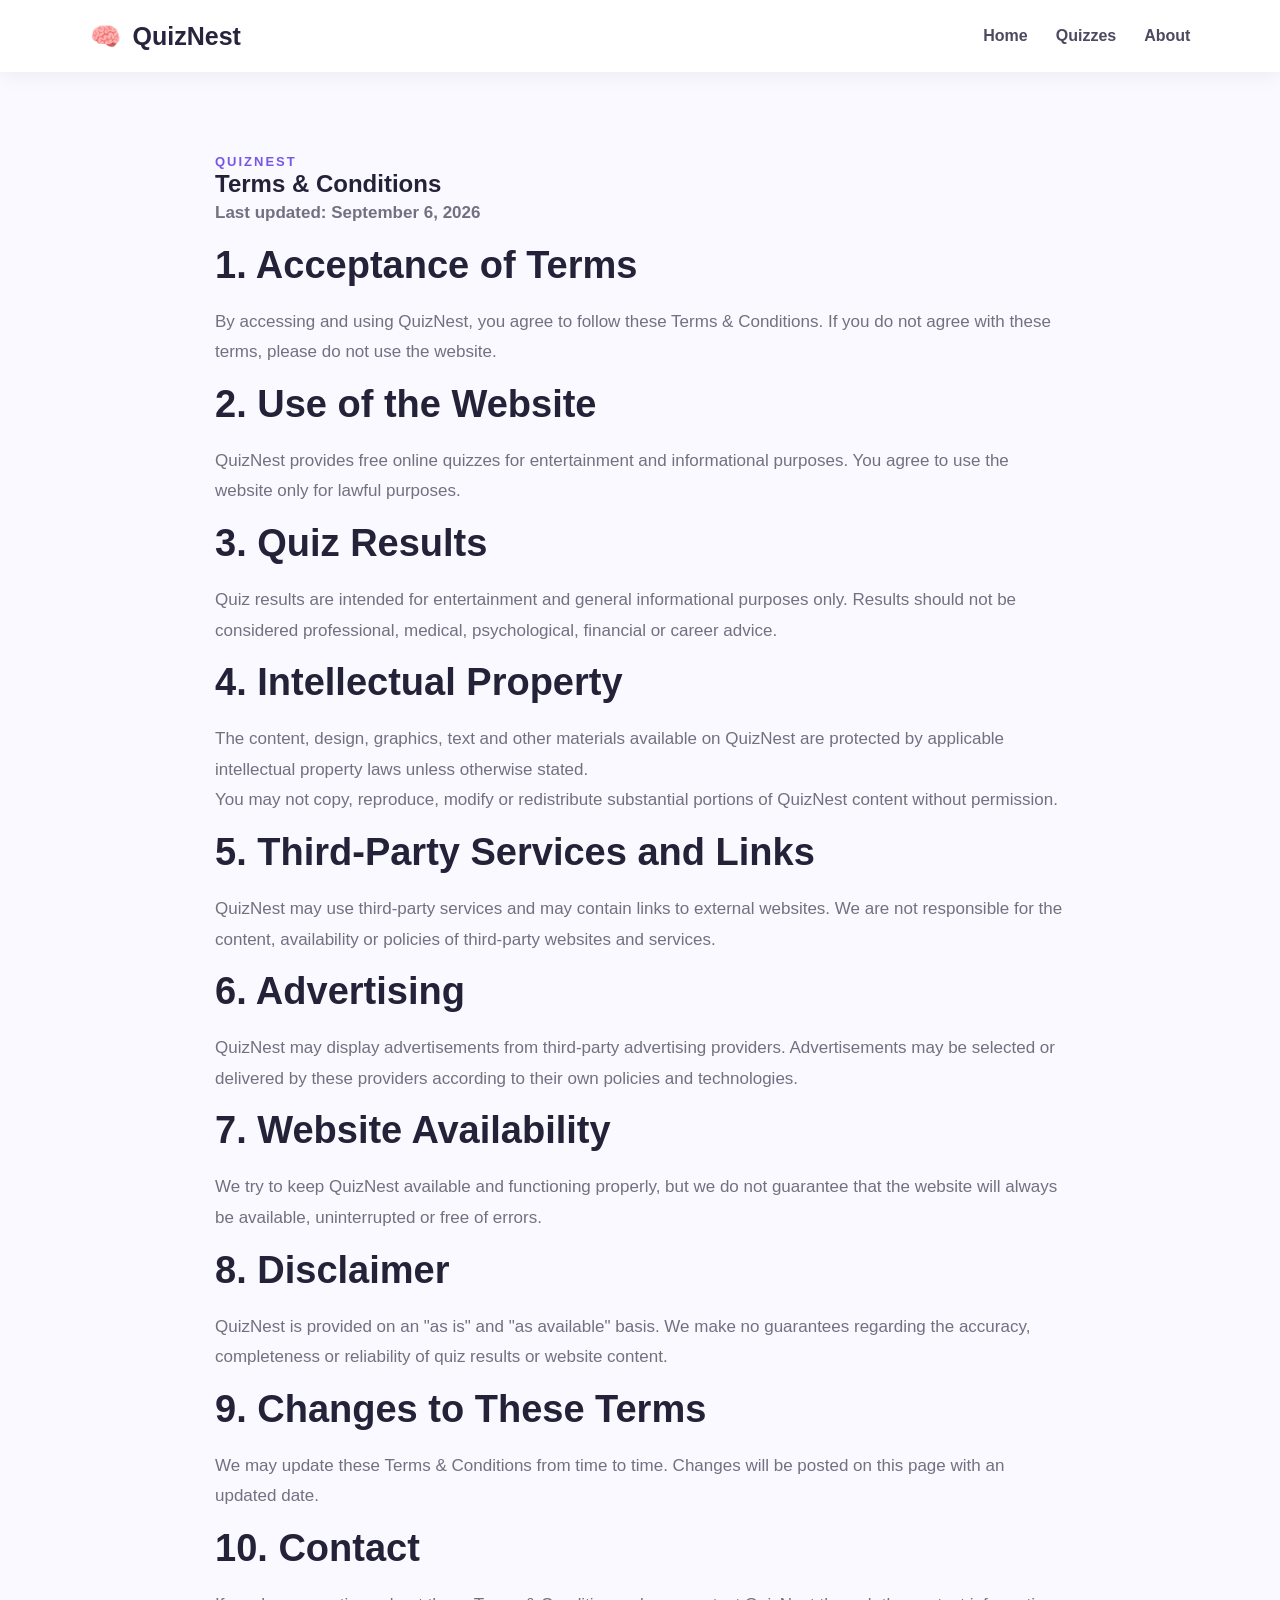
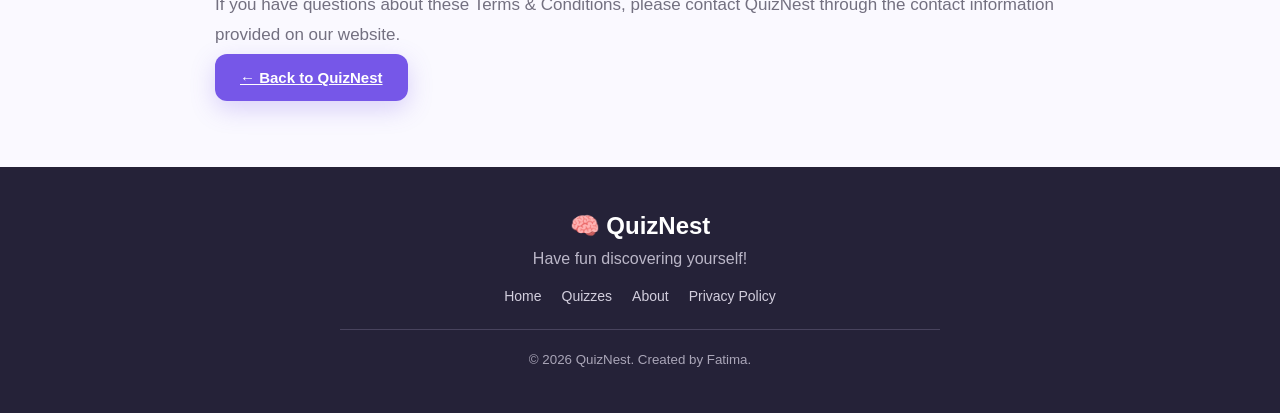
<file: terms.html>
<!DOCTYPE html>
<html lang="en">

<head>
    <meta charset="UTF-8">
    <meta name="viewport" content="width=device-width, initial-scale=1.0">

    <title>Terms & Conditions - QuizNest</title>

    <meta name="description"
        content="Read the Terms and Conditions for using QuizNest quizzes and website.">

    <link rel="stylesheet" href="style.css">
</head>

<body>

    <!-- HEADER -->

    <header>

        <div class="logo">
            <span>🧠</span> QuizNest
        </div>

        <nav>
            <a href="index.html#home">Home</a>
            <a href="index.html#quizzes">Quizzes</a>
            <a href="index.html#about">About</a>
        </nav>

    </header>


    <!-- TERMS & CONDITIONS -->

    <section class="about" style="min-height:auto; padding:80px 20px;">

        <div class="about-content"
            style="max-width:850px; text-align:left; margin:auto;">

            <span>QUIZNEST</span>

            <h1>Terms & Conditions</h1>

            <p>
                <strong>Last updated: September 6, 2026</strong>
            </p>

            <h2>1. Acceptance of Terms</h2>

            <p>
                By accessing and using QuizNest, you agree to follow
                these Terms & Conditions. If you do not agree with
                these terms, please do not use the website.
            </p>


            <h2>2. Use of the Website</h2>

            <p>
                QuizNest provides free online quizzes for entertainment
                and informational purposes. You agree to use the website
                only for lawful purposes.
            </p>


            <h2>3. Quiz Results</h2>

            <p>
                Quiz results are intended for entertainment and general
                informational purposes only. Results should not be
                considered professional, medical, psychological,
                financial or career advice.
            </p>


            <h2>4. Intellectual Property</h2>

            <p>
                The content, design, graphics, text and other materials
                available on QuizNest are protected by applicable
                intellectual property laws unless otherwise stated.
            </p>

            <p>
                You may not copy, reproduce, modify or redistribute
                substantial portions of QuizNest content without
                permission.
            </p>


            <h2>5. Third-Party Services and Links</h2>

            <p>
                QuizNest may use third-party services and may contain
                links to external websites. We are not responsible for
                the content, availability or policies of third-party
                websites and services.
            </p>


            <h2>6. Advertising</h2>

            <p>
                QuizNest may display advertisements from third-party
                advertising providers. Advertisements may be selected
                or delivered by these providers according to their
                own policies and technologies.
            </p>


            <h2>7. Website Availability</h2>

            <p>
                We try to keep QuizNest available and functioning
                properly, but we do not guarantee that the website
                will always be available, uninterrupted or free of
                errors.
            </p>


            <h2>8. Disclaimer</h2>

            <p>
                QuizNest is provided on an "as is" and "as available"
                basis. We make no guarantees regarding the accuracy,
                completeness or reliability of quiz results or website
                content.
            </p>


            <h2>9. Changes to These Terms</h2>

            <p>
                We may update these Terms & Conditions from time to
                time. Changes will be posted on this page with an
                updated date.
            </p>


            <h2>10. Contact</h2>

            <p>
                If you have questions about these Terms & Conditions,
                please contact QuizNest through the contact information
                provided on our website.
            </p>


            <br>

            <a href="index.html" class="main-btn">
                ← Back to QuizNest
            </a>

        </div>

    </section>


    <!-- FOOTER -->

    <footer>

        <div class="footer-logo">
            🧠 QuizNest
        </div>

        <p>
            Have fun discovering yourself!
        </p>

        <div class="footer-links">

            <a href="index.html">Home</a>

            <a href="index.html#quizzes">Quizzes</a>

            <a href="index.html#about">About</a>

            <a href="privacy.html">Privacy Policy</a>

        </div>

        <div class="footer-line"></div>

        <small>
            © 2026 QuizNest. Created by Fatima.
        </small>

    </footer>

</body>

</html>
</file>
<file: style.css>
* {
    margin: 0;
    padding: 0;
    box-sizing: border-box;
}

html {
    scroll-behavior: smooth;
}

body {
    font-family: Arial, Helvetica, sans-serif;
    background: #faf9ff;
    color: #242238;
    transition: 0.3s;
}

button {
    font-family: inherit;
}

header {
    min-height: 72px;
    padding: 0 7%;
    display: flex;
    align-items: center;
    justify-content: space-between;
    gap: 20px;
    background: #ffffff;
    box-shadow: 0 3px 20px rgba(0,0,0,0.06);
    position: sticky;
    top: 0;
    z-index: 1000;
}

.logo {
    font-size: 25px;
    font-weight: 800;
    color: #29243d;
    white-space: nowrap;
}

.logo span {
    margin-right: 5px;
}

nav {
    display: flex;
    gap: 28px;
}

nav a {
    text-decoration: none;
    color: #4d4960;
    font-weight: 600;
    transition: 0.3s;
}

nav a:hover {
    color: #7657e8;
}

.theme-btn {
    border: none;
    width: 40px;
    height: 40px;
    border-radius: 50%;
    background: #f0ecff;
    cursor: pointer;
    font-size: 18px;
}


/* HERO */

.hero {
    min-height: 620px;
    padding: 80px 20px;
    display: flex;
    justify-content: center;
    align-items: center;
    text-align: center;
    background:
        radial-gradient(circle at top left, #eee7ff, transparent 35%),
        radial-gradient(circle at bottom right, #e5f2ff, transparent 35%),
        #faf9ff;
}

.hero-content {
    max-width: 780px;
}

.badge {
    display: inline-block;
    padding: 10px 18px;
    margin-bottom: 25px;
    border-radius: 30px;
    background: #ffffff;
    color: #694bd4;
    font-size: 14px;
    font-weight: 700;
    box-shadow: 0 8px 25px rgba(0,0,0,0.07);
}

.hero h1 {
    font-size: 68px;
    line-height: 1.08;
    margin-bottom: 25px;
    letter-spacing: -2px;
}

.hero h1 span {
    color: #7657e8;
}

.hero p {
    max-width: 600px;
    margin: 0 auto 35px;
    color: #6d6979;
    font-size: 19px;
    line-height: 1.7;
}

.hero-buttons {
    display: flex;
    justify-content: center;
    gap: 12px;
    flex-wrap: wrap;
}

.main-btn,
.random-btn {
    border: none;
    padding: 15px 25px;
    border-radius: 12px;
    font-size: 15px;
    font-weight: 700;
    cursor: pointer;
    transition: 0.3s;
}

.main-btn {
    background: #7657e8;
    color: white;
    box-shadow: 0 8px 25px rgba(118,87,232,0.25);
}

.main-btn:hover {
    transform: translateY(-3px);
}

.random-btn {
    background: white;
    color: #6547d5;
    border: 2px solid #7657e8;
}

.random-btn:hover {
    background: #7657e8;
    color: white;
}


/* ADS */

.ad-container {
    width: 90%;
    max-width: 970px;
    min-height: 90px;
    margin: 30px auto;
    display: flex;
    align-items: center;
    justify-content: center;
    border: 1px dashed #d7d1e7;
    border-radius: 12px;
    background: #ffffff;
    color: #aaa5b6;
    font-size: 12px;
}


/* SECTION */

.section-heading {
    max-width: 650px;
    margin: 0 auto 50px;
    text-align: center;
}

.section-heading > span {
    color: #7657e8;
    font-size: 13px;
    font-weight: 800;
    letter-spacing: 2px;
}

.section-heading h2 {
    margin: 12px 0 15px;
    font-size: 42px;
}

.section-heading p {
    color: #777383;
    line-height: 1.6;
}


/* CATEGORIES */

.categories {
    padding: 80px 8% 40px;
    background: white;
}

.category-grid {
    max-width: 900px;
    margin: auto;
    display: flex;
    justify-content: center;
    gap: 12px;
    flex-wrap: wrap;
}

.category-grid button {
    padding: 12px 20px;
    border: 1px solid #e5e0ef;
    border-radius: 30px;
    background: white;
    color: #514c60;
    font-weight: 700;
    cursor: pointer;
    transition: 0.3s;
}

.category-grid button:hover {
    background: #7657e8;
    color: white;
    border-color: #7657e8;
}


/* QUIZZES */

.quizzes {
    padding: 70px 8% 100px;
    background: white;
}

.quiz-grid {
    max-width: 1150px;
    margin: auto;
    display: grid;
    grid-template-columns: repeat(3, 1fr);
    gap: 25px;
}

.quiz-card {
    position: relative;
    padding: 32px 28px;
    border-radius: 22px;
    background: #ffffff;
    border: 1px solid #eeeaf7;
    box-shadow: 0 10px 35px rgba(40,30,70,0.07);
    transition: 0.3s;
}

.quiz-card:hover {
    transform: translateY(-7px);
    box-shadow: 0 18px 45px rgba(40,30,70,0.12);
}

.card-icon {
    width: 65px;
    height: 65px;
    display: flex;
    align-items: center;
    justify-content: center;
    border-radius: 18px;
    font-size: 32px;
    margin-bottom: 20px;
}

.purple {
    background: #eee9ff;
}

.pink {
    background: #ffe9f1;
}

.blue {
    background: #e7f3ff;
}

.red {
    background: #ffe8ed;
}

.green {
    background: #e7f8ed;
}

.yellow {
    background: #fff5d8;
}

.quiz-tag {
    position: absolute;
    top: 25px;
    right: 22px;
    padding: 5px 9px;
    border-radius: 20px;
    background: #f0ecff;
    color: #7657e8;
    font-size: 10px;
    font-weight: 800;
}

.quiz-tag.new {
    background: #e7f8ed;
    color: #318454;
}

.quiz-card h3 {
    min-height: 54px;
    font-size: 20px;
    line-height: 1.35;
    margin-bottom: 14px;
}

.quiz-card p {
    min-height: 76px;
    color: #777383;
    line-height: 1.6;
    font-size: 14px;
}

.quiz-info {
    display: flex;
    gap: 15px;
    margin: 20px 0;
    color: #817d8d;
    font-size: 13px;
}

.quiz-card button {
    width: 100%;
    padding: 13px;
    border: none;
    border-radius: 10px;
    background: #f0ecff;
    color: #6547d5;
    font-size: 15px;
    font-weight: 700;
    cursor: pointer;
    transition: 0.3s;
}

.quiz-card button:hover {
    background: #7657e8;
    color: white;
}


/* QUIZ AREA */

.quiz-area {
    display: none;
    min-height: 700px;
    padding: 80px 20px;
    background:
        radial-gradient(circle at top right, #e9e2ff, transparent 30%),
        #f7f4ff;
}

.quiz-container {
    width: 100%;
    max-width: 700px;
    margin: auto;
}

.quiz-top {
    display: flex;
    align-items: center;
    justify-content: space-between;
    margin-bottom: 15px;
}

.back-btn {
    border: none;
    background: transparent;
    color: #6c667c;
    font-weight: 700;
    cursor: pointer;
    font-size: 14px;
}

#progress {
    color: #7657e8;
    font-size: 14px;
    font-weight: 700;
}

.progress-bar {
    width: 100%;
    height: 8px;
    background: #e4dff0;
    border-radius: 20px;
    overflow: hidden;
    margin-bottom: 25px;
}

#progress-fill {
    width: 16.66%;
    height: 100%;
    background: #7657e8;
    border-radius: 20px;
    transition: width 0.3s;
}

.question-card {
    padding: 45px;
    background: white;
    border-radius: 25px;
    box-shadow: 0 12px 45px rgba(40,30,70,0.09);
}

.question-icon {
    width: 60px;
    height: 60px;
    display: flex;
    align-items: center;
    justify-content: center;
    margin-bottom: 25px;
    border-radius: 16px;
    background: #eee9ff;
    font-size: 30px;
}

#question {
    font-size: 30px;
    line-height: 1.4;
    margin-bottom: 30px;
}

#answers {
    display: flex;
    flex-direction: column;
    gap: 14px;
}

.answer-btn {
    width: 100%;
    padding: 17px 20px;
    border: 2px solid #eeeaf4;
    border-radius: 13px;
    background: white;
    color: #383346;
    text-align: left;
    font-size: 16px;
    cursor: pointer;
    transition: 0.25s;
}

.answer-btn:hover {
    border-color: #7657e8;
    background: #f8f5ff;
    transform: translateX(4px);
}


/* RESULT */

.result-section {
    display: none;
    min-height: 700px;
    padding: 80px 20px;
    align-items: center;
    justify-content: center;
    text-align: center;
    background:
        radial-gradient(circle at top left, #eee7ff, transparent 35%),
        radial-gradient(circle at bottom right, #e5f2ff, transparent 35%),
        #faf9ff;
}

.result-card {
    width: 100%;
    max-width: 680px;
    padding: 50px 40px;
    background: white;
    border-radius: 28px;
    box-shadow: 0 15px 50px rgba(40,30,70,0.1);
}

.result-emoji {
    font-size: 70px;
    margin-bottom: 15px;
}

.result-label {
    color: #7657e8;
    font-size: 13px;
    font-weight: 800;
    letter-spacing: 2px;
    margin-bottom: 12px;
}

.result-card h1 {
    font-size: 40px;
    color: #7657e8;
    margin-bottom: 20px;
}

#result-description {
    color: #6e6979;
    line-height: 1.8;
    font-size: 17px;
    margin-bottom: 25px;
}

.score-box {
    display: inline-flex;
    align-items: center;
    gap: 15px;
    padding: 12px 20px;
    margin-bottom: 30px;
    border-radius: 30px;
    background: #f0ecff;
    color: #6547d5;
}

.score-box strong {
    font-size: 20px;
}

.result-actions {
    display: flex;
    justify-content: center;
    gap: 10px;
    flex-wrap: wrap;
}

.secondary-btn {
    padding: 14px 18px;
    border: 2px solid #7657e8;
    border-radius: 10px;
    background: white;
    color: #7657e8;
    font-weight: 700;
    cursor: pointer;
    transition: 0.3s;
}

.secondary-btn:hover {
    background: #7657e8;
    color: white;
}

.share-note {
    margin-top: 25px;
    color: #918b9d;
    font-size: 14px;
}


/* RELATED */

.related {
    padding: 90px 20px;
    background: white;
}

.related-grid {
    max-width: 850px;
    margin: auto;
    display: grid;
    grid-template-columns: repeat(3, 1fr);
    gap: 15px;
}

.related-grid button {
    padding: 20px;
    border: 1px solid #eeeaf7;
    border-radius: 15px;
    background: #faf9ff;
    color: #514c60;
    font-size: 15px;
    font-weight: 700;
    cursor: pointer;
    transition: 0.3s;
}

.related-grid button:hover {
    background: #7657e8;
    color: white;
}


/* ABOUT */

.about {
    padding: 100px 20px;
    background: #faf9ff;
    text-align: center;
}

.about-content {
    max-width: 700px;
    margin: auto;
}

.about-icon {
    font-size: 50px;
    margin-bottom: 20px;
}

.about-content > span {
    color: #7657e8;
    font-size: 13px;
    font-weight: 800;
    letter-spacing: 2px;
}

.about h2 {
    font-size: 38px;
    margin: 15px 0 20px;
}

.about p {
    color: #737080;
    line-height: 1.8;
    font-size: 17px;
}

.creator {
    display: inline-block;
    margin-top: 30px;
    padding: 12px 20px;
    border-radius: 30px;
    background: #f0ecff;
    color: #6547d5;
}


/* FOOTER */

footer {
    padding: 45px 20px;
    background: #252238;
    color: white;
    text-align: center;
}

.footer-logo {
    font-size: 24px;
    font-weight: 800;
    margin-bottom: 10px;
}

footer p {
    color: #bbb7c8;
    margin-bottom: 20px;
}

.footer-links {
    display: flex;
    justify-content: center;
    gap: 20px;
    margin-bottom: 25px;
}

.footer-links a {
    color: #d2cedd;
    text-decoration: none;
    font-size: 14px;
}

.footer-links a:hover {
    color: white;
}

.footer-line {
    max-width: 600px;
    height: 1px;
    margin: 0 auto 20px;
    background: #48435d;
}

footer small {
    color: #aaa6b8;
}


/* DARK MODE */

body.dark {
    background: #15131f;
    color: #f4f1ff;
}

body.dark header,
body.dark .categories,
body.dark .quizzes,
body.dark .quiz-card,
body.dark .question-card,
body.dark .result-card,
body.dark .related,
body.dark .related-grid button,
body.dark .ad-container,
body.dark .badge {
    background: #211e2d;
}

body.dark nav a,
body.dark .quiz-card p,
body.dark .section-heading p,
body.dark .hero p,
body.dark .about p,
body.dark #result-description,
body.dark .quiz-info {
    color: #bdb8ca;
}

body.dark .hero,
body.dark .quiz-area,
body.dark .result-section,
body.dark .about {
    background: #171521;
}

body.dark .quiz-card,
body.dark .answer-btn {
    border-color: #393447;
}

body.dark .answer-btn {
    background: #211e2d;
    color: #eeeaf8;
}

body.dark .random-btn,
body.dark .secondary-btn,
body.dark .category-grid button {
    background: #211e2d;
    color: #bcaaff;
}


/* MOBILE */

@media (max-width: 900px) {

    header {
        padding: 0 5%;
    }

    .quiz-grid {
        grid-template-columns: repeat(2, 1fr);
    }

}

@media (max-width: 650px) {

    header {
        min-height: 65px;
        padding: 10px 18px;
        flex-wrap: wrap;
    }

    .logo {
        font-size: 20px;
    }

    nav {
        order: 3;
        width: 100%;
        justify-content: center;
        gap: 14px;
        padding-bottom: 8px;
    }

    nav a {
        font-size: 12px;
    }

    .theme-btn {
        width: 35px;
        height: 35px;
    }

    .hero {
        min-height: 550px;
        padding: 60px 20px;
    }

    .hero h1 {
        font-size: 43px;
        letter-spacing: -1px;
    }

    .hero p {
        font-size: 16px;
    }

    .quiz-grid {
        grid-template-columns: 1fr;
    }

    .quizzes {
        padding: 60px 20px;
    }

    .categories {
        padding: 60px 20px 30px;
    }

    .section-heading h2 {
        font-size: 32px;
    }

    .question-card {
        padding: 30px 20px;
    }

    #question {
        font-size: 23px;
    }

    .result-card {
        padding: 40px 20px;
    }

    .result-card h1 {
        font-size: 32px;
    }

    .result-actions {
        flex-direction: column;
    }

    .result-actions button {
        width: 100%;
    }

    .related-grid {
        grid-template-columns: 1fr;
    }

    .about h2 {
        font-size: 30px;
    }

    .ad-container {
        min-height: 70px;
    }

}
</file>
